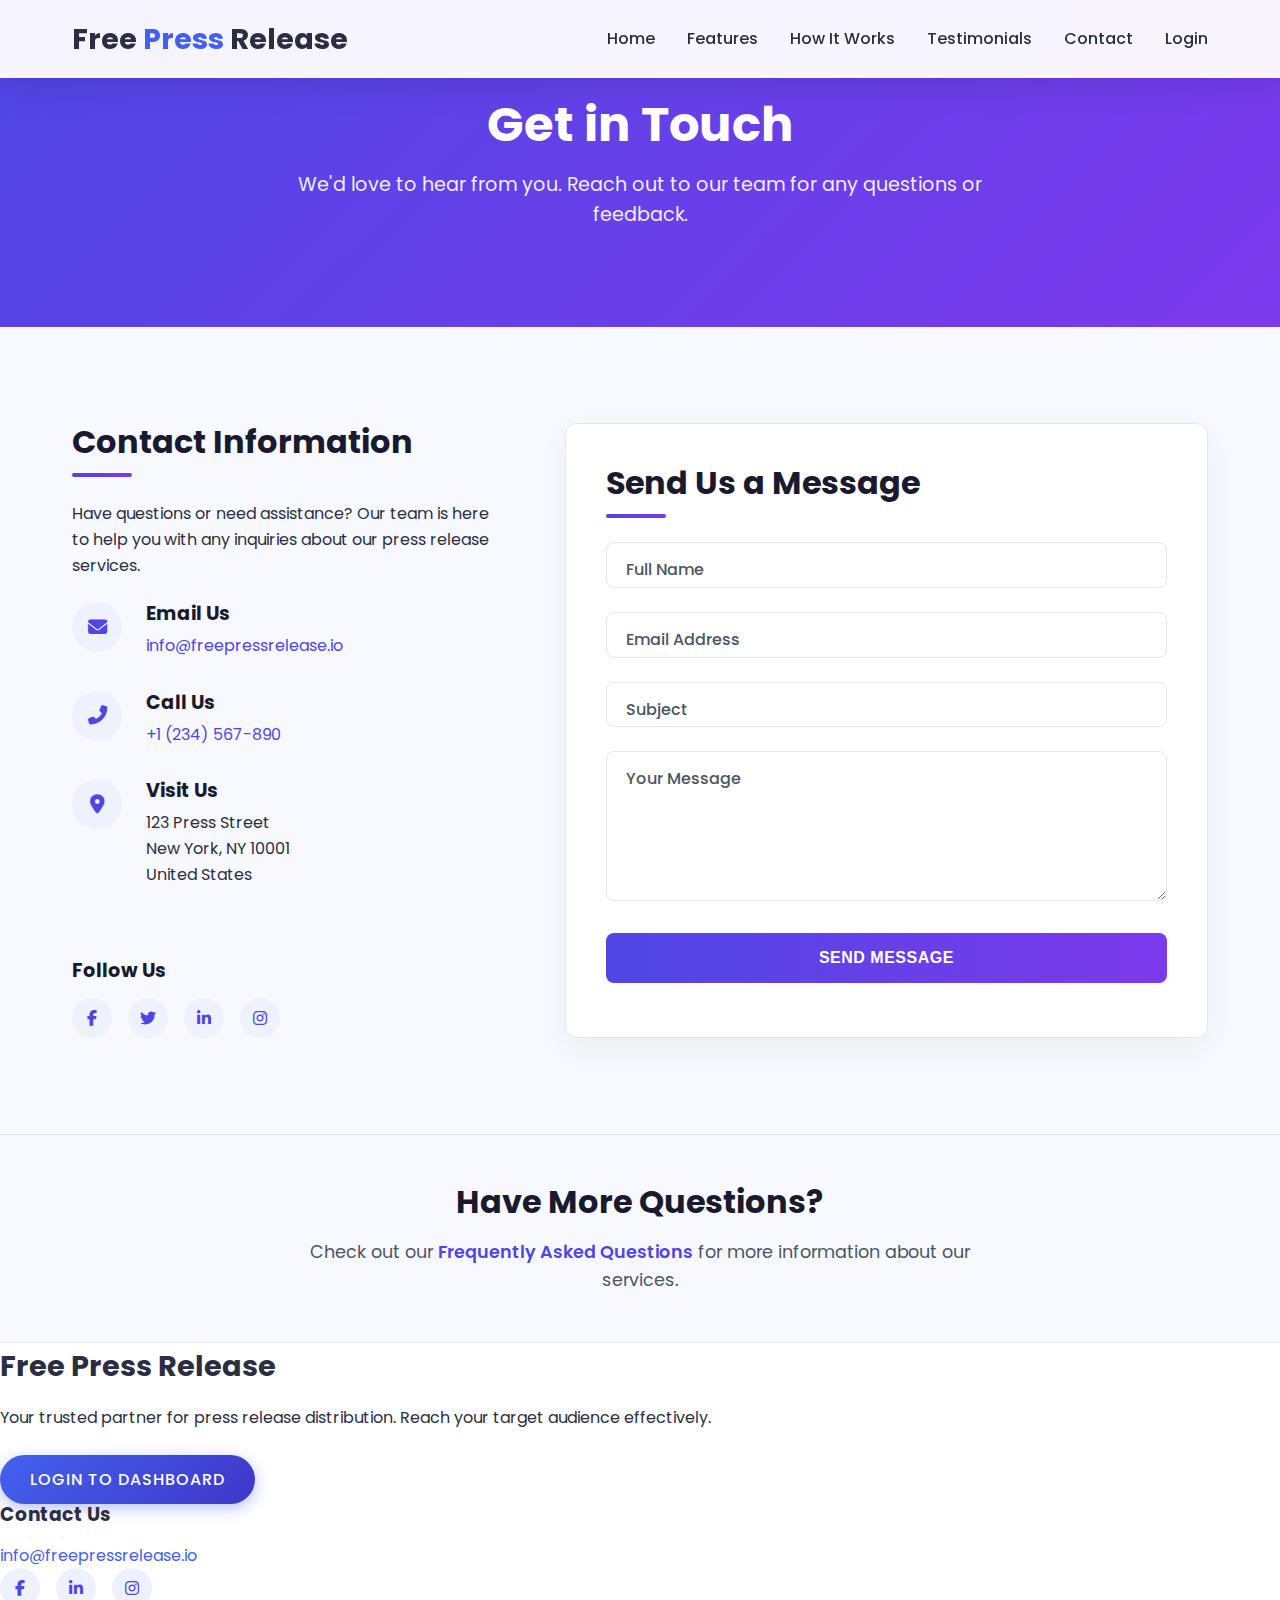
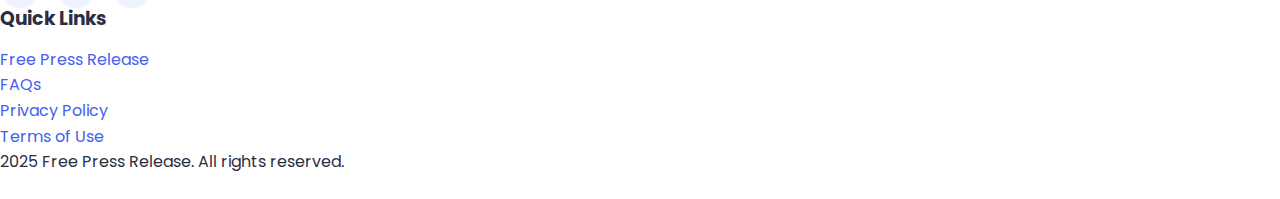
<file: contact.html>
<!DOCTYPE html>
<html lang="en">
<head>
    <meta charset="UTF-8">
    <meta name="viewport" content="width=device-width, initial-scale=1.0">
    <title>Contact Us - FreePressRelease.io</title>
    <link rel="stylesheet" href="css/style.css">
    <link rel="stylesheet" href="css/contact.css">
    <link rel="stylesheet" href="https://cdnjs.cloudflare.com/ajax/libs/font-awesome/6.4.0/css/all.min.css">
    <link href="https://fonts.googleapis.com/css2?family=Poppins:wght@300;400;500;600;700&display=swap" rel="stylesheet">
</head>
<body>
    <!-- Header -->
    <header class="header">
        <nav class="navbar">
            <div class="logo"><a href="index.html" style="color: inherit; text-decoration: none;">Free <span>Press </span>Release</a></div>
            <ul class="nav-links">
                <li><a href="index.html">Home</a></li>
                <li><a href="index.html#features">Features</a></li>
                <li><a href="index.html#easy-steps">How It Works</a></li>
                <li><a href="index.html#success-stories">Testimonials</a></li>
                <li><a href="contact.html" class="active">Contact</a></li>
                <li><a href="login.html" class="login-btn-header">Login</a></li>
            </ul>
            <div class="hamburger">
                <div class="line"></div>
                <div class="line"></div>
                <div class="line"></div>
            </div>
        </nav>
    </header>

    <!-- Contact Hero Section -->
    <section class="contact-hero">
        <div class="container">
            <h1>Get in Touch</h1>
            <p>We'd love to hear from you. Reach out to our team for any questions or feedback.</p>
        </div>
    </section>

    <!-- Contact Section -->
    <section class="contact-section">
        <div class="container">
            <div class="contact-grid">
                <div class="contact-info">
                    <h2>Contact Information</h2>
                    <p>Have questions or need assistance? Our team is here to help you with any inquiries about our press release services.</p>
                    
                    <div class="contact-method">
                        <div class="contact-icon">
                            <i class="fas fa-envelope"></i>
                        </div>
                        <div class="contact-details">
                            <h3>Email Us</h3>
                            <a href="mailto:info@freepressrelease.io">info@freepressrelease.io</a>
                        </div>
                    </div>
                    
                    <div class="contact-method">
                        <div class="contact-icon">
                            <i class="fas fa-phone-alt"></i>
                        </div>
                        <div class="contact-details">
                            <h3>Call Us</h3>
                            <a href="tel:+1234567890">+1 (234) 567-890</a>
                        </div>
                    </div>
                    
                    <div class="contact-method">
                        <div class="contact-icon">
                            <i class="fas fa-map-marker-alt"></i>
                        </div>
                        <div class="contact-details">
                            <h3>Visit Us</h3>
                            <p>123 Press Street<br>New York, NY 10001<br>United States</p>
                        </div>
                    </div>
                    
                    <div class="social-links">
                        <h3>Follow Us</h3>
                        <div class="social-icons">
                            <a href="https://facebook.com" target="_blank" rel="noopener noreferrer">
                                <i class="fab fa-facebook-f"></i>
                            </a>
                            <a href="https://x.com" target="_blank" rel="noopener noreferrer">
                                <i class="fab fa-twitter"></i>
                            </a>
                            <a href="https://linkedin.comink " target="_blank" rel="noopener noreferrer">
                                <i class="fab fa-linkedin-in"></i>
                            </a>
                            <a href="https://instagram.com" target="_blank" rel="noopener noreferrer">
                                <i class="fab fa-instagram"></i>
                            </a>
                        </div>
                    </div>
                </div>
                
                <div class="contact-form-container">
                    <h2>Send Us a Message</h2>
                    <form class="contact-form">
                        <div class="form-group">
                            <label for="name">Full Name</label>
                            <input type="text" id="name" name="name" required>
                        </div>
                        
                        <div class="form-group">
                            <label for="email">Email Address</label>
                            <input type="email" id="email" name="email" required>
                        </div>
                        
                        <div class="form-group">
                            <label for="subject">Subject</label>
                            <input type="text" id="subject" name="subject" required>
                        </div>
                        
                        <div class="form-group">
                            <label for="message">Your Message</label>
                            <textarea id="message" name="message" rows="5" required></textarea>
                        </div>
                        
                        <button type="submit" class="submit-btn">Send Message</button>
                    </form>
                </div>
            </div>
        </div>
    </section>

    <!-- FAQ CTA Section -->
    <section class="faq-cta">
        <div class="container">
            <h2>Have More Questions?</h2>
            <p>Check out our <a href="index.html#faq">Frequently Asked Questions</a> for more information about our services.</p>
        </div>
    </section>

    <!-- Footer -->
    <footer class="site-footer">
        <!-- First Row -->
        <div class="footer-row first-row">
            <!-- Left Column: Logo and Description -->
            <div class="footer-column logo-column">
                <div class="footer-logo" style="font-size: 1.8rem; font-weight: 700; margin-bottom: 1rem;">
                    <a href="index.html" style="color: inherit; text-decoration: none;">Free <span>Press </span>Release</a>
                </div>
                <p class="footer-description">Your trusted partner for press release distribution. Reach your target audience effectively.</p>
                <a href="https://my.freepressrelease.io/" target="_blank" class="btn btn-primary footer-login-btn">Login to Dashboard</a>
            </div>
            
            <!-- Right Column: Contact Info and Social Icons -->
            <div class="footer-column contact-column">
                <h3 class="footer-heading">Contact Us</h3>
                <a href="mailto:info@freepressrelease.io" class="footer-email">info@freepressrelease.io</a>
                <div class="social-icons">
                    <a href="https://facebook.com" target="_blank" rel="noopener noreferrer" aria-label="Facebook">
                        <i class="fab fa-facebook-f"></i>
                    </a>
                    <a href="https://linkedin.com" target="_blank" rel="noopener noreferrer" aria-label="LinkedIn">
                        <i class="fab fa-linkedin-in"></i>
                    </a>
                    <a href="https://instagram.com" target="_blank" rel="noopener noreferrer" aria-label="Instagram">
                        <i class="fab fa-instagram"></i>
                    </a>
                </div>
            </div>
        </div>
        
        <!-- Second Row: Quick Links and Copyright -->
        <div class="footer-row second-row">
            <div class="quick-links">
                <h3 class="footer-heading">Quick Links</h3>
                <ul class="footer-links">
                    <li><a href="http://freepressrelease.io/">Free Press Release</a></li>
                    <li><a href="index.html#faq">FAQs</a></li>
                    <li><a href="privacy-policy.html">Privacy Policy</a></li>
                    <li><a href="terms-of-use.html">Terms of Use</a></li>
                </ul>
            </div>
            <div class="copyright">
                <p> 2025 Free Press Release. All rights reserved.</p>
            </div>
        </div>
    </footer>

    <script src="js/main.js"></script>
</body>
</html>
</file>
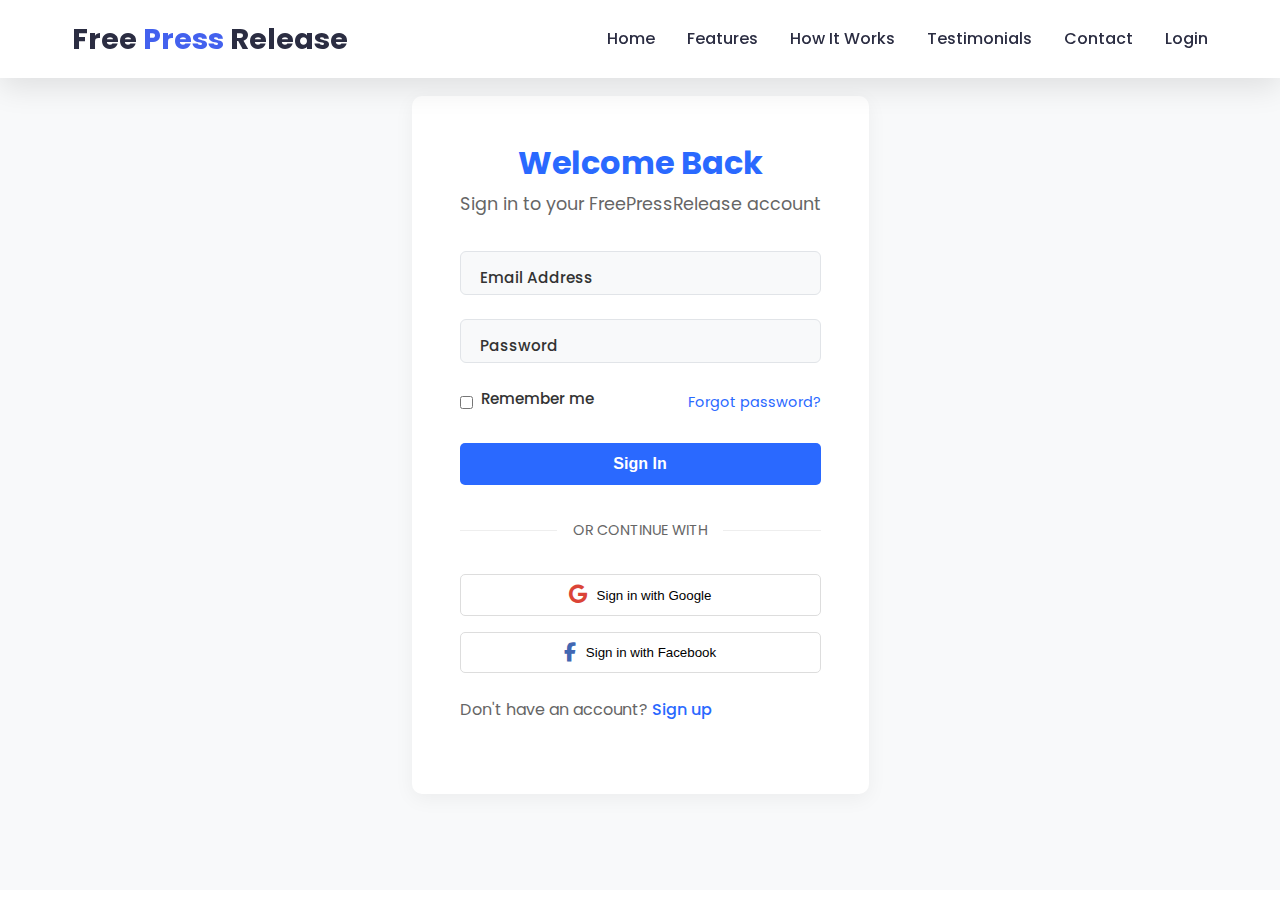
<file: login.html>
<!DOCTYPE html>
<html lang="en">
<head>
    <meta charset="UTF-8">
    <meta name="viewport" content="width=device-width, initial-scale=1.0">
    <title>Login - Free Press Release</title>
    <link href="https://fonts.googleapis.com/css2?family=Poppins:wght@300;400;500;600;700&display=swap" rel="stylesheet">
    <link rel="stylesheet" href="css/style.css">
    <link rel="stylesheet" href="https://cdnjs.cloudflare.com/ajax/libs/font-awesome/6.4.0/css/all.min.css">
    <style>
        .login-main {
            min-height: calc(100vh - 300px);
            display: flex;
            align-items: center;
            padding: 2rem 0;
            background-color: #f8f9fa;
        }
        
        .login-container {
            max-width: 500px;
            width: 100%;
            margin: 0 auto;
            padding: 3rem;
            background: #fff;
            border-radius: 10px;
            box-shadow: 0 5px 20px rgba(0, 0, 0, 0.05);
            text-align: left;
        }
        
        .login-header {
            margin-bottom: 2rem;
        }
        
        .login-header h1 {
            color: #2a69ff;
            margin-bottom: 0.5rem;
        }
        
        .login-header p {
            color: #666;
            margin-bottom: 2rem;
        }
        
        .login-form .form-group {
            margin-bottom: 1.5rem;
            text-align: left;
            width: 100%;
        }
        
        .login-form label {
            display: block;
            margin-bottom: 0.5rem;
            color: #333;
            font-weight: 500;
            font-size: 0.95rem;
        }
        
        .login-form input {
            width: 100%;
            padding: 12px 15px;
            border: 1px solid #e1e4e8;
            border-radius: 6px;
            font-size: 1rem;
            transition: all 0.3s ease;
            background-color: #f8f9fa;
        }
        
        .login-form input:focus {
            border-color: #2a69ff;
            outline: none;
            box-shadow: 0 0 0 3px rgba(42, 105, 255, 0.1);
        }
        
        .remember-forgot {
            display: flex;
            justify-content: space-between;
            align-items: center;
            margin-bottom: 1.5rem;
            font-size: 0.9rem;
        }
        
        .remember-me {
            display: flex;
            align-items: center;
        }
        
        .remember-me input {
            margin-right: 0.5rem;
            width: auto;
        }
        
        .forgot-password {
            color: #2a69ff;
            text-decoration: none;
        }
        
        .forgot-password:hover {
            text-decoration: underline;
        }
        
        .login-btn {
            width: 100%;
            padding: 12px;
            background: #2a69ff;
            color: white;
            border: none;
            border-radius: 5px;
            font-size: 1rem;
            font-weight: 600;
            cursor: pointer;
            transition: background-color 0.3s;
        }
        
        .login-btn:hover {
            background: #1a59ee;
        }
        
        .divider {
            margin: 2rem 0;
            text-align: center;
            position: relative;
        }
        
        .divider::before {
            content: "";
            position: absolute;
            top: 50%;
            left: 0;
            right: 0;
            height: 1px;
            background: #eee;
            z-index: 1;
        }
        
        .divider span {
            background: #fff;
            padding: 0 1rem;
            position: relative;
            z-index: 2;
            color: #666;
            font-size: 0.9rem;
        }
        
        .social-login {
            display: flex;
            flex-direction: column;
            gap: 1rem;
            margin-bottom: 1.5rem;
        }
        
        .social-btn {
            display: flex;
            align-items: center;
            justify-content: center;
            padding: 10px;
            border: 1px solid #ddd;
            border-radius: 5px;
            background: #fff;
            cursor: pointer;
            transition: all 0.3s;
        }
        
        .social-btn:hover {
            background: #f9f9f9;
            border-color: #ccc;
        }
        
        .social-btn i {
            margin-right: 10px;
            font-size: 1.2rem;
        }
        
        .google-btn i { color: #DB4437; }
        .facebook-btn i { color: #4267B2; }
        
        .signup-link {
            margin-top: 1.5rem;
            color: #666;
        }
        
        .signup-link a {
            color: #2a69ff;
            text-decoration: none;
            font-weight: 500;
        }
        
        .signup-link a:hover {
            text-decoration: underline;
        }
        
        @media (max-width: 576px) {
            .login-container {
                margin: 2rem 1rem;
                padding: 1.5rem;
            }
            
            .remember-forgot {
                flex-direction: column;
                align-items: flex-start;
                gap: 1rem;
            }
        }
    </style>
</head>
<body>
    <!-- Preloader -->
    <div class="preloader">
        <div class="loader"></div>
    </div>

    <!-- Header -->
    <header class="header">
        <nav class="navbar">
            <div class="logo">Free <span>Press </span>Release</div>
            <ul class="nav-links">
                <li><a href="index.html#home">Home</a></li>
                <li><a href="index.html#features">Features</a></li>
                <li><a href="index.html#easy-steps">How It Works</a></li>
                <li><a href="index.html#success-stories">Testimonials</a></li>
                <li><a href="contact.html">Contact</a></li>
            <li><a href="login.html" class="login-btn-header">Login</a></li>
            </ul>
            <div class="hamburger">
                <div class="line"></div>
                <div class="line"></div>
                <div class="line"></div>
            </div>
        </nav>
    </header>

    <!-- Login Form -->
    <main class="login-main">
        <div class="container" style="max-width: 1200px; margin: 0 auto; padding: 2rem 1rem;">
            <div class="login-container" style="background: #fff; border-radius: 10px; box-shadow: 0 5px 20px rgba(0, 0, 0, 0.05); padding: 3rem; max-width: 500px; margin: 2rem auto;">
                <div class="login-header" style="text-align: center; margin-bottom: 2rem;">
                    <h1 style="color: #2a69ff; font-size: 2rem; margin-bottom: 0.5rem;">Welcome Back</h1>
                    <p style="color: #666; font-size: 1.1rem;">Sign in to your FreePressRelease account</p>
                </div>
            
            <form class="login-form" id="loginForm">
                <div class="form-group">
                    <label for="email">Email Address</label>
                    <input type="email" id="email" name="email" placeholder="Enter your email" required>
                </div>
                
                <div class="form-group">
                    <label for="password">Password</label>
                    <input type="password" id="password" name="password" placeholder="Enter your password" required>
                </div>
                
                <div class="remember-forgot">
                    <div class="remember-me">
                        <input type="checkbox" id="remember" name="remember">
                        <label for="remember">Remember me</label>
                    </div>
                    <a href="forgot-password.html" class="forgot-password">Forgot password?</a>
                </div>
                
                <button type="submit" class="login-btn">Sign In</button>
                
                <div class="divider">
                    <span>OR CONTINUE WITH</span>
                </div>
                
                <div class="social-login">
                    <button type="button" class="social-btn google-btn">
                        <i class="fab fa-google"></i>
                        Sign in with Google
                    </button>
                    <button type="button" class="social-btn facebook-btn">
                        <i class="fab fa-facebook-f"></i>
                        Sign in with Facebook
                    </button>
                </div>
                
                <p class="signup-link">
                    Don't have an account? <a href="signup.html">Sign up</a>
                </p>
            </form>
        </div>
    </main>



    <script src="js/main.js"></script>
    <script>
        // Form submission
        document.getElementById('loginForm').addEventListener('submit', function(e) {
            e.preventDefault();
            // Add your login logic here
            const email = document.getElementById('email').value;
            const password = document.getElementById('password').value;
            
            // Example validation
            if (email && password) {
                // Simulate login (replace with actual API call)
                console.log('Login attempt with:', email);
                // Redirect to dashboard or show success message
                // window.location.href = 'dashboard.html';
            }
        });
        
        // Social login handlers
        document.querySelector('.google-btn').addEventListener('click', function() {
            console.log('Google login clicked');
            // Add Google OAuth logic here
        });
        
        document.querySelector('.facebook-btn').addEventListener('click', function() {
            console.log('Facebook login clicked');
            // Add Facebook OAuth logic here
        });
    </script>
</body>
</html>
</file>
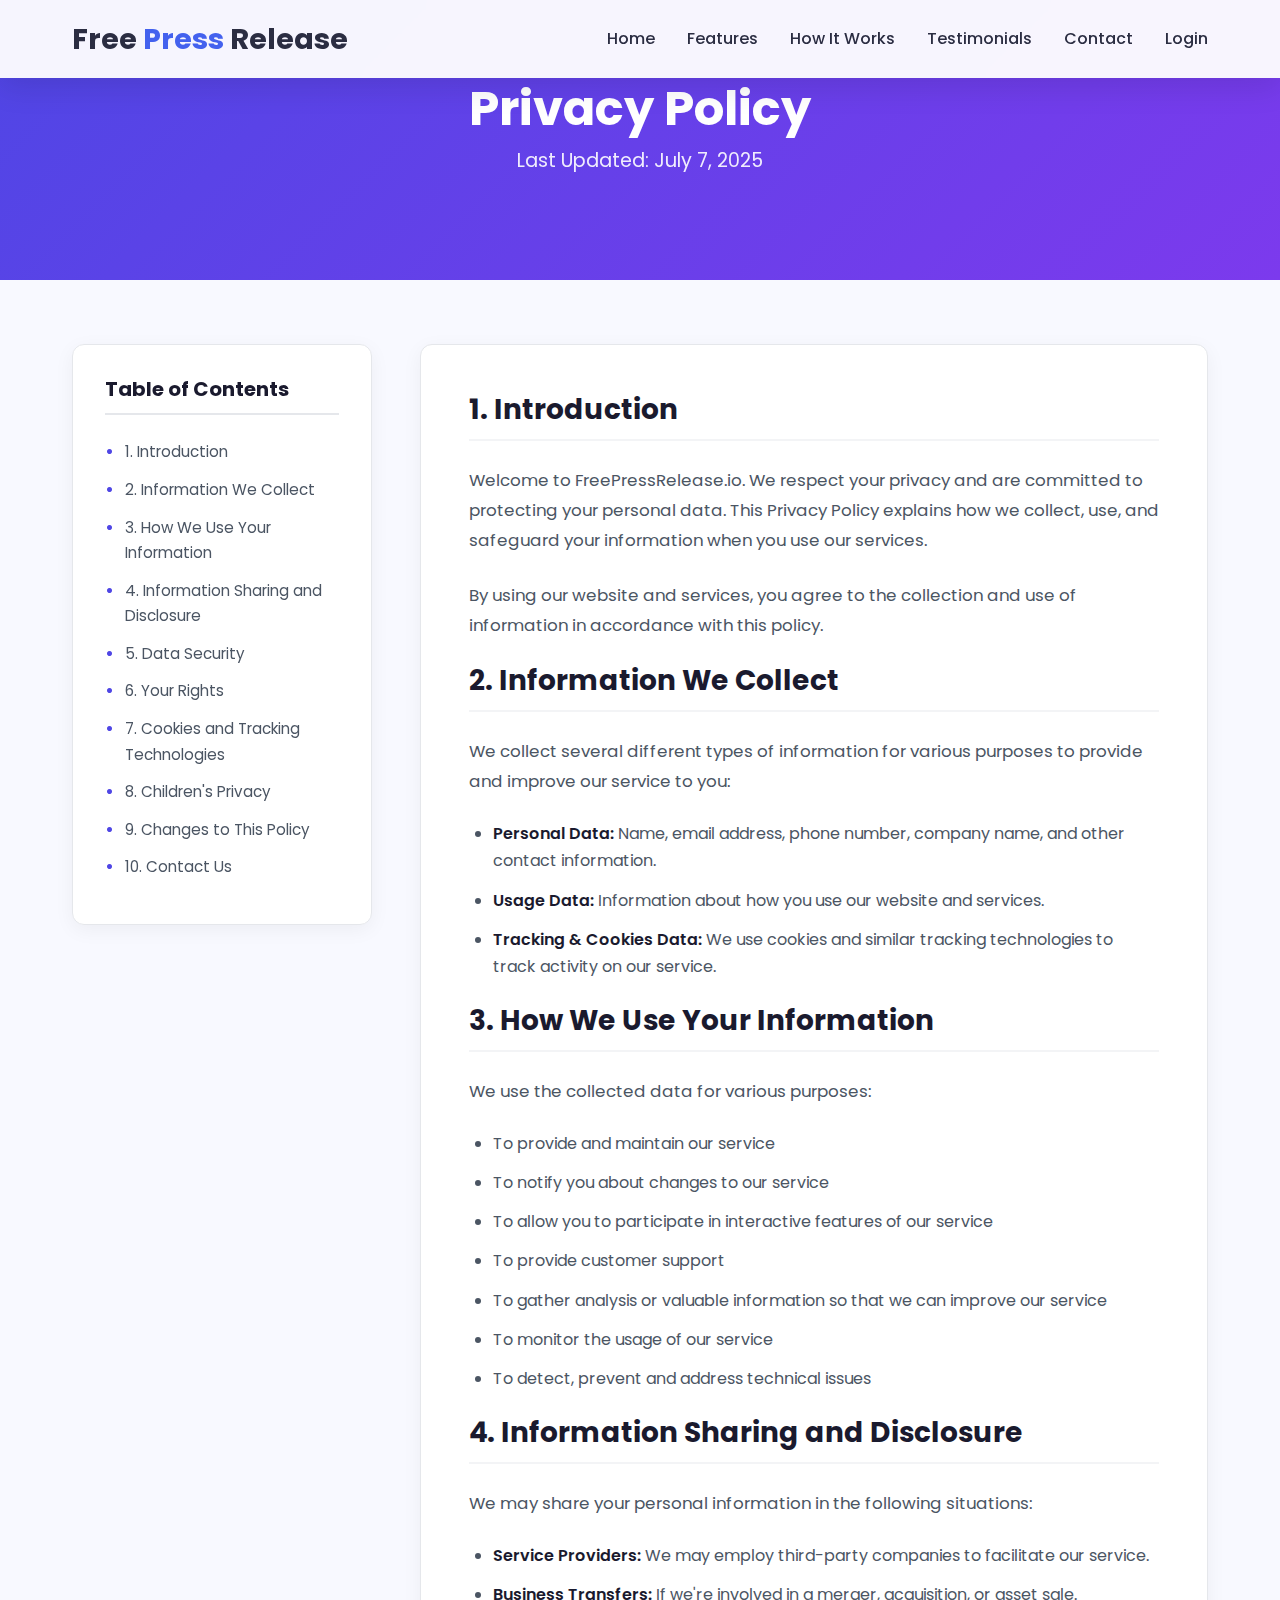
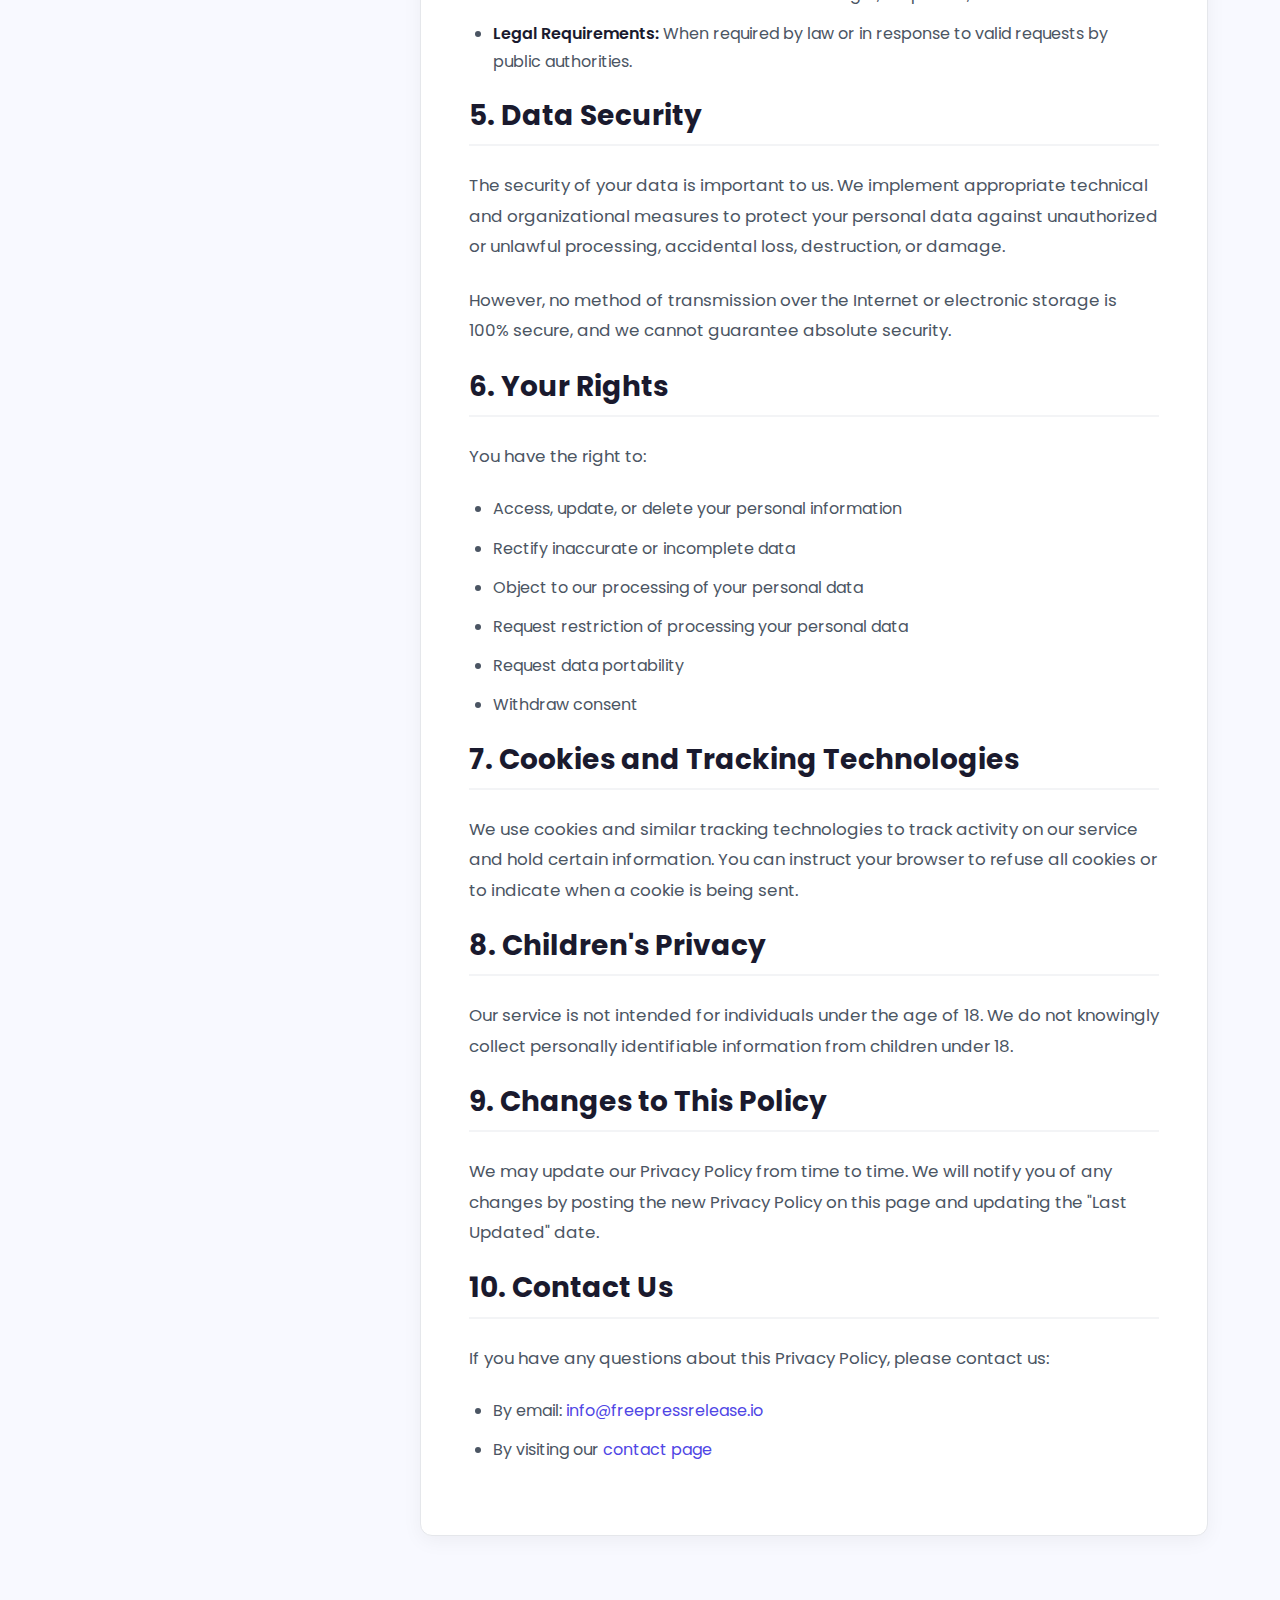
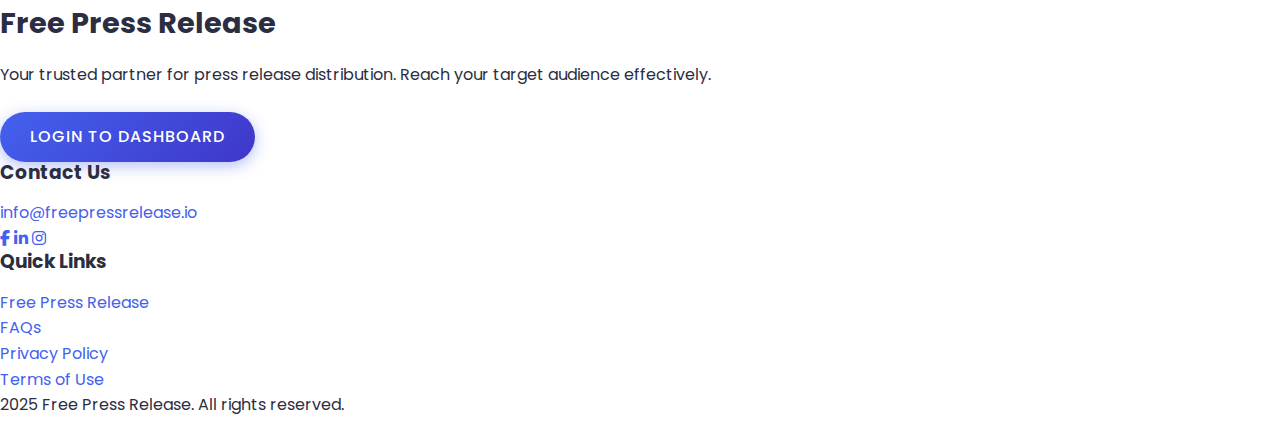
<file: privacy-policy.html>
<!DOCTYPE html>
<html lang="en">
<head>
    <meta charset="UTF-8">
    <meta name="viewport" content="width=device-width, initial-scale=1.0">
    <title>Privacy Policy - FreePressRelease.io</title>
    <link rel="stylesheet" href="css/style.css">
    <link rel="stylesheet" href="css/policy.css">
    <link rel="stylesheet" href="https://cdnjs.cloudflare.com/ajax/libs/font-awesome/6.4.0/css/all.min.css">
    <link href="https://fonts.googleapis.com/css2?family=Poppins:wght@300;400;500;600;700&display=swap" rel="stylesheet">
</head>
<body>
    <!-- Header -->
    <header class="header">
        <nav class="navbar">
            <div class="logo"><a href="index.html" style="color: inherit; text-decoration: none;">Free <span>Press </span>Release</a></div>
            <ul class="nav-links">
                <li><a href="index.html">Home</a></li>
                <li><a href="index.html#features">Features</a></li>
                <li><a href="index.html#easy-steps">How It Works</a></li>
                <li><a href="index.html#success-stories">Testimonials</a></li>
                <li><a href="contact.html">Contact</a></li>
            <li><a href="login.html" class="login-btn-header">Login</a></li>
            </ul>
            <div class="hamburger">
                <div class="line"></div>
                <div class="line"></div>
                <div class="line"></div>
            </div>
        </nav>
    </header>

    <!-- Privacy Policy Hero -->
    <section class="policy-hero">
        <div class="container">
            <h1>Privacy Policy</h1>
            <p>Last Updated: July 7, 2025</p>
        </div>
    </section>

    <!-- Policy Content -->
    <section class="policy-content">
        <div class="container">
            <div class="policy-container">
                <div class="toc">
                    <h3>Table of Contents</h3>
                    <ul>
                        <li><a href="#introduction">1. Introduction</a></li>
                        <li><a href="#information-we-collect">2. Information We Collect</a></li>
                        <li><a href="#how-we-use-information">3. How We Use Your Information</a></li>
                        <li><a href="#information-sharing">4. Information Sharing and Disclosure</a></li>
                        <li><a href="#data-security">5. Data Security</a></li>
                        <li><a href="#your-rights">6. Your Rights</a></li>
                        <li><a href="#cookies">7. Cookies and Tracking Technologies</a></li>
                        <li><a href="#children">8. Children's Privacy</a></li>
                        <li><a href="#changes">9. Changes to This Policy</a></li>
                        <li><a href="#contact">10. Contact Us</a></li>
                    </ul>
                </div>

                <div class="policy-text">
                    <section id="introduction">
                        <h2>1. Introduction</h2>
                        <p>Welcome to FreePressRelease.io. We respect your privacy and are committed to protecting your personal data. This Privacy Policy explains how we collect, use, and safeguard your information when you use our services.</p>
                        <p>By using our website and services, you agree to the collection and use of information in accordance with this policy.</p>
                    </section>

                    <section id="information-we-collect">
                        <h2>2. Information We Collect</h2>
                        <p>We collect several different types of information for various purposes to provide and improve our service to you:</p>
                        <ul>
                            <li><strong>Personal Data:</strong> Name, email address, phone number, company name, and other contact information.</li>
                            <li><strong>Usage Data:</strong> Information about how you use our website and services.</li>
                            <li><strong>Tracking & Cookies Data:</strong> We use cookies and similar tracking technologies to track activity on our service.</li>
                        </ul>
                    </section>

                    <section id="how-we-use-information">
                        <h2>3. How We Use Your Information</h2>
                        <p>We use the collected data for various purposes:</p>
                        <ul>
                            <li>To provide and maintain our service</li>
                            <li>To notify you about changes to our service</li>
                            <li>To allow you to participate in interactive features of our service</li>
                            <li>To provide customer support</li>
                            <li>To gather analysis or valuable information so that we can improve our service</li>
                            <li>To monitor the usage of our service</li>
                            <li>To detect, prevent and address technical issues</li>
                        </ul>
                    </section>

                    <section id="information-sharing">
                        <h2>4. Information Sharing and Disclosure</h2>
                        <p>We may share your personal information in the following situations:</p>
                        <ul>
                            <li><strong>Service Providers:</strong> We may employ third-party companies to facilitate our service.</li>
                            <li><strong>Business Transfers:</strong> If we're involved in a merger, acquisition, or asset sale.</li>
                            <li><strong>Legal Requirements:</strong> When required by law or in response to valid requests by public authorities.</li>
                        </ul>
                    </section>

                    <section id="data-security">
                        <h2>5. Data Security</h2>
                        <p>The security of your data is important to us. We implement appropriate technical and organizational measures to protect your personal data against unauthorized or unlawful processing, accidental loss, destruction, or damage.</p>
                        <p>However, no method of transmission over the Internet or electronic storage is 100% secure, and we cannot guarantee absolute security.</p>
                    </section>

                    <section id="your-rights">
                        <h2>6. Your Rights</h2>
                        <p>You have the right to:</p>
                        <ul>
                            <li>Access, update, or delete your personal information</li>
                            <li>Rectify inaccurate or incomplete data</li>
                            <li>Object to our processing of your personal data</li>
                            <li>Request restriction of processing your personal data</li>
                            <li>Request data portability</li>
                            <li>Withdraw consent</li>
                        </ul>
                    </section>

                    <section id="cookies">
                        <h2>7. Cookies and Tracking Technologies</h2>
                        <p>We use cookies and similar tracking technologies to track activity on our service and hold certain information. You can instruct your browser to refuse all cookies or to indicate when a cookie is being sent.</p>
                    </section>

                    <section id="children">
                        <h2>8. Children's Privacy</h2>
                        <p>Our service is not intended for individuals under the age of 18. We do not knowingly collect personally identifiable information from children under 18.</p>
                    </section>

                    <section id="changes">
                        <h2>9. Changes to This Policy</h2>
                        <p>We may update our Privacy Policy from time to time. We will notify you of any changes by posting the new Privacy Policy on this page and updating the "Last Updated" date.</p>
                    </section>

                    <section id="contact">
                        <h2>10. Contact Us</h2>
                        <p>If you have any questions about this Privacy Policy, please contact us:</p>
                        <ul>
                            <li>By email: <a href="mailto:info@freepressrelease.io">info@freepressrelease.io</a></li>
                            <li>By visiting our <a href="contact.html">contact page</a></li>
                        </ul>
                    </section>
                </div>
            </div>
        </div>
    </section>

    <!-- Footer -->
    <footer class="site-footer">
        <!-- First Row -->
        <div class="footer-row first-row">
            <!-- Left Column: Logo and Description -->
            <div class="footer-column logo-column">
                <div class="footer-logo" style="font-size: 1.8rem; font-weight: 700; margin-bottom: 1rem;">
                    <a href="index.html" style="color: inherit; text-decoration: none;">Free <span>Press </span>Release</a>
                </div>
                <p class="footer-description">Your trusted partner for press release distribution. Reach your target audience effectively.</p>
                <a href="https://my.freepressrelease.io/" target="_blank" class="btn btn-primary footer-login-btn">Login to Dashboard</a>
            </div>
            
            <!-- Right Column: Contact Info and Social Icons -->
            <div class="footer-column contact-column">
                <h3 class="footer-heading">Contact Us</h3>
                <a href="mailto:info@freepressrelease.io" class="footer-email">info@freepressrelease.io</a>
                <div class="social-icons">
                    <a href="https://facebook.com" target="_blank" rel="noopener noreferrer" aria-label="Facebook">
                        <i class="fab fa-facebook-f"></i>
                    </a>
                    <a href="https://linkedin.com" target="_blank" rel="noopener noreferrer" aria-label="LinkedIn">
                        <i class="fab fa-linkedin-in"></i>
                    </a>
                    <a href="https://instagram.com" target="_blank" rel="noopener noreferrer" aria-label="Instagram">
                        <i class="fab fa-instagram"></i>
                    </a>
                </div>
            </div>
        </div>
        
        <!-- Second Row: Quick Links and Copyright -->
        <div class="footer-row second-row">
            <div class="quick-links">
                <h3 class="footer-heading">Quick Links</h3>
                <ul class="footer-links">
                    <li><a href="http://freepressrelease.io/">Free Press Release</a></li>
                    <li><a href="index.html#faq">FAQs</a></li>
                    <li><a href="privacy-policy.html">Privacy Policy</a></li>
                    <li><a href="terms-of-use.html">Terms of Use</a></li>
                </ul>
            </div>
            <div class="copyright">
                <p> 2025 Free Press Release. All rights reserved.</p>
            </div>
        </div>
    </footer>

    <script src="js/main.js"></script>
</body>
</html>
</file>
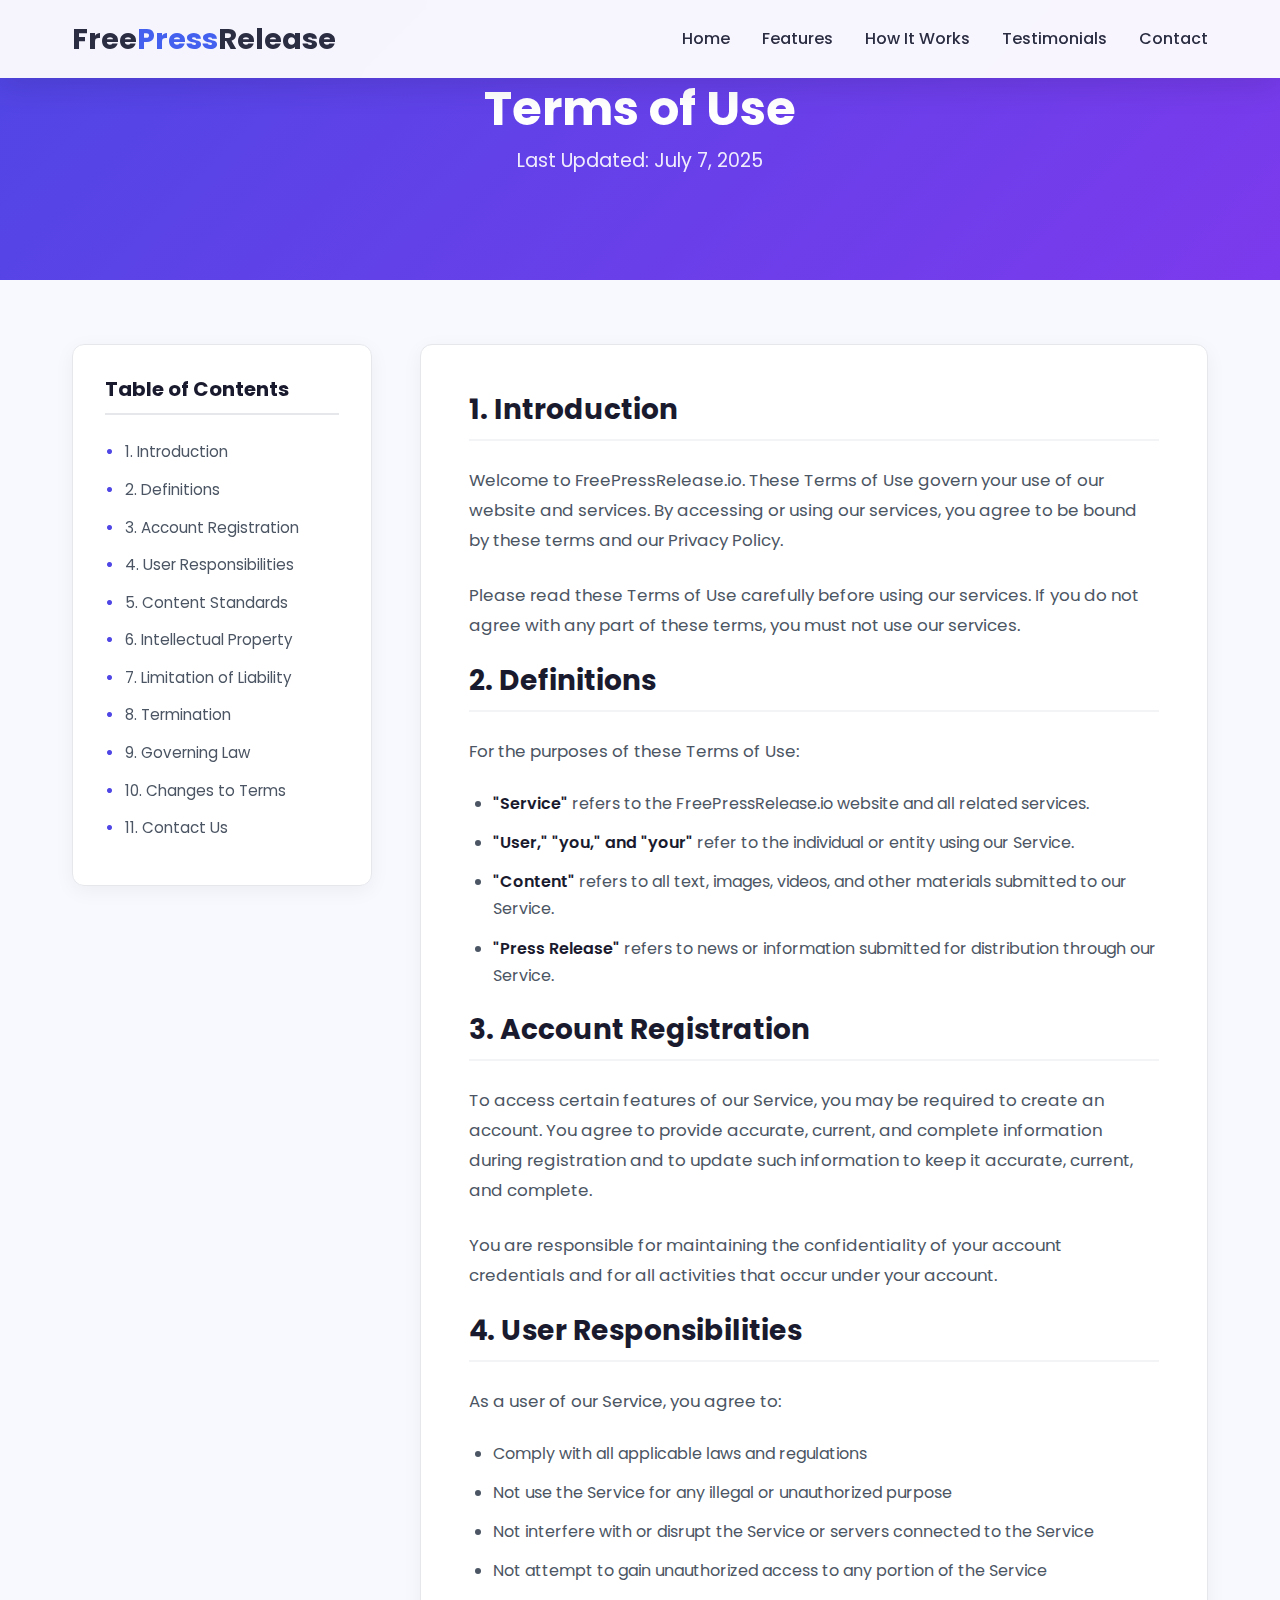
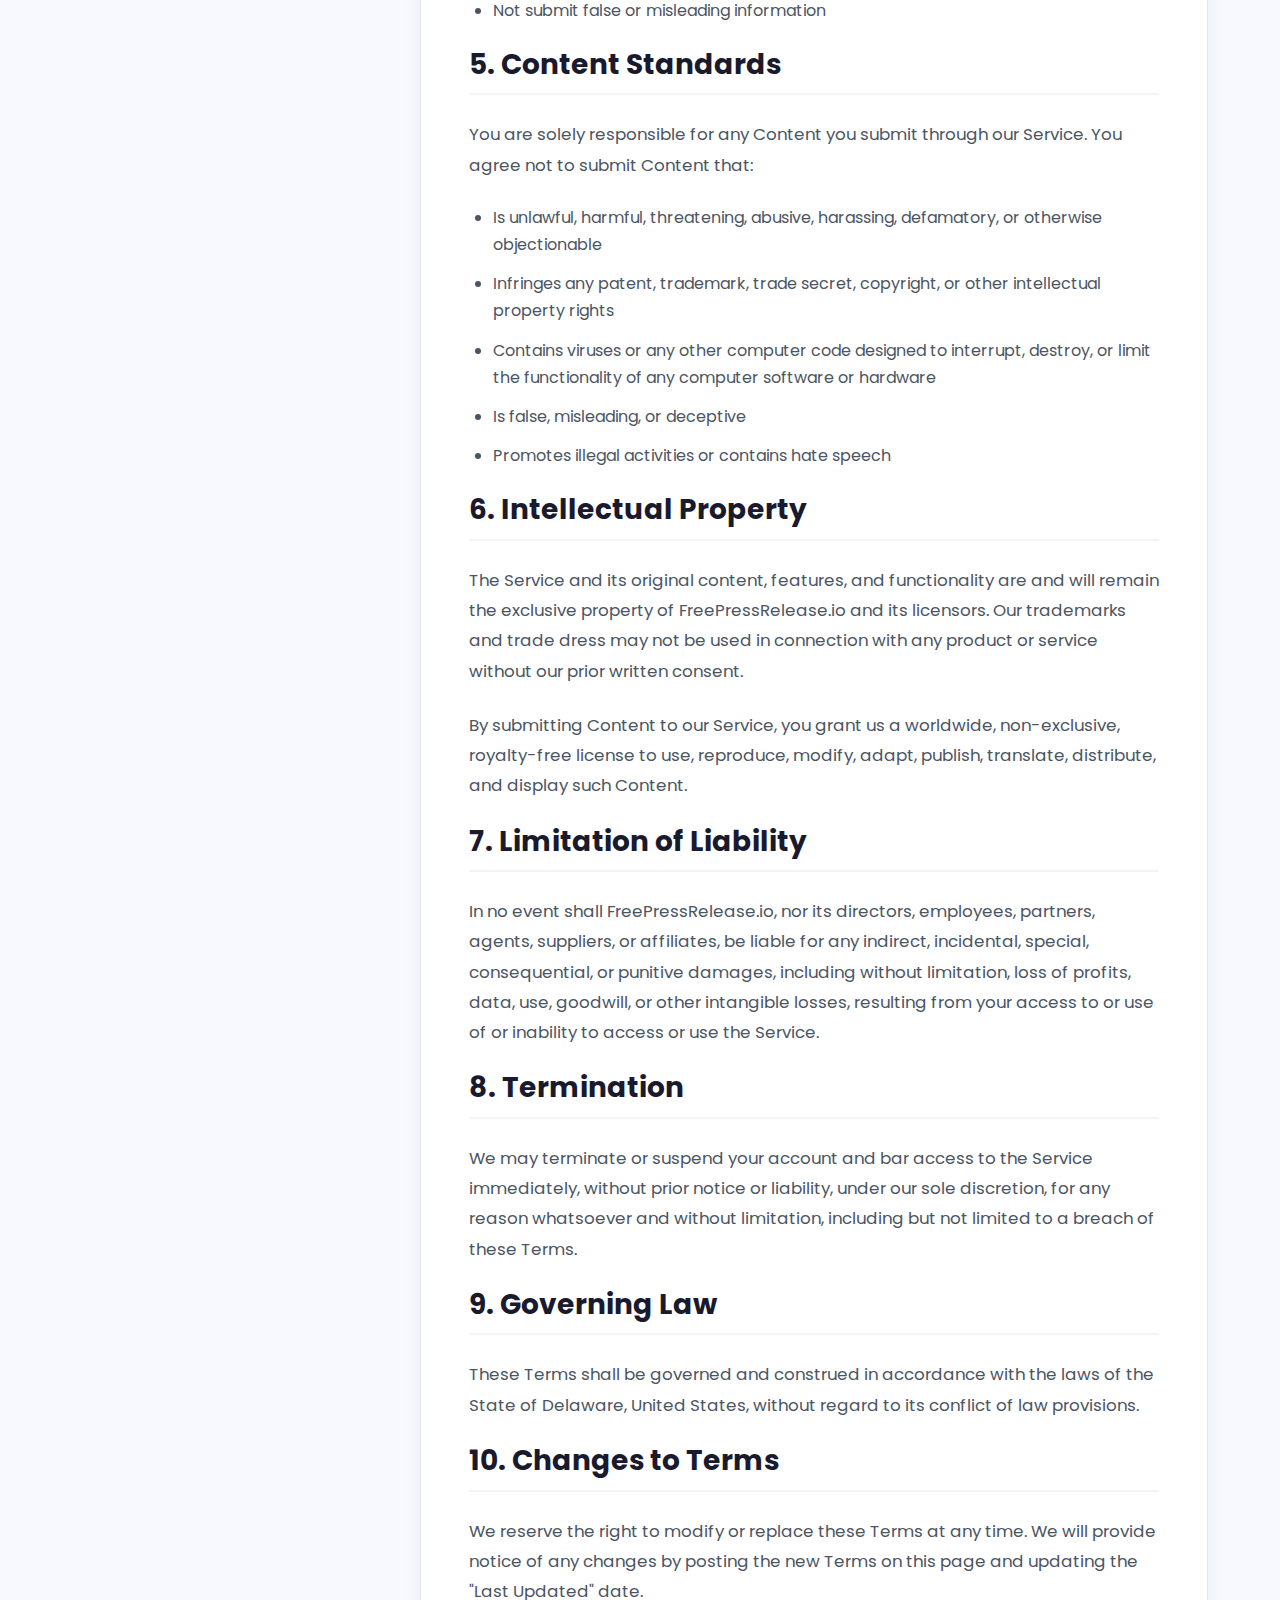
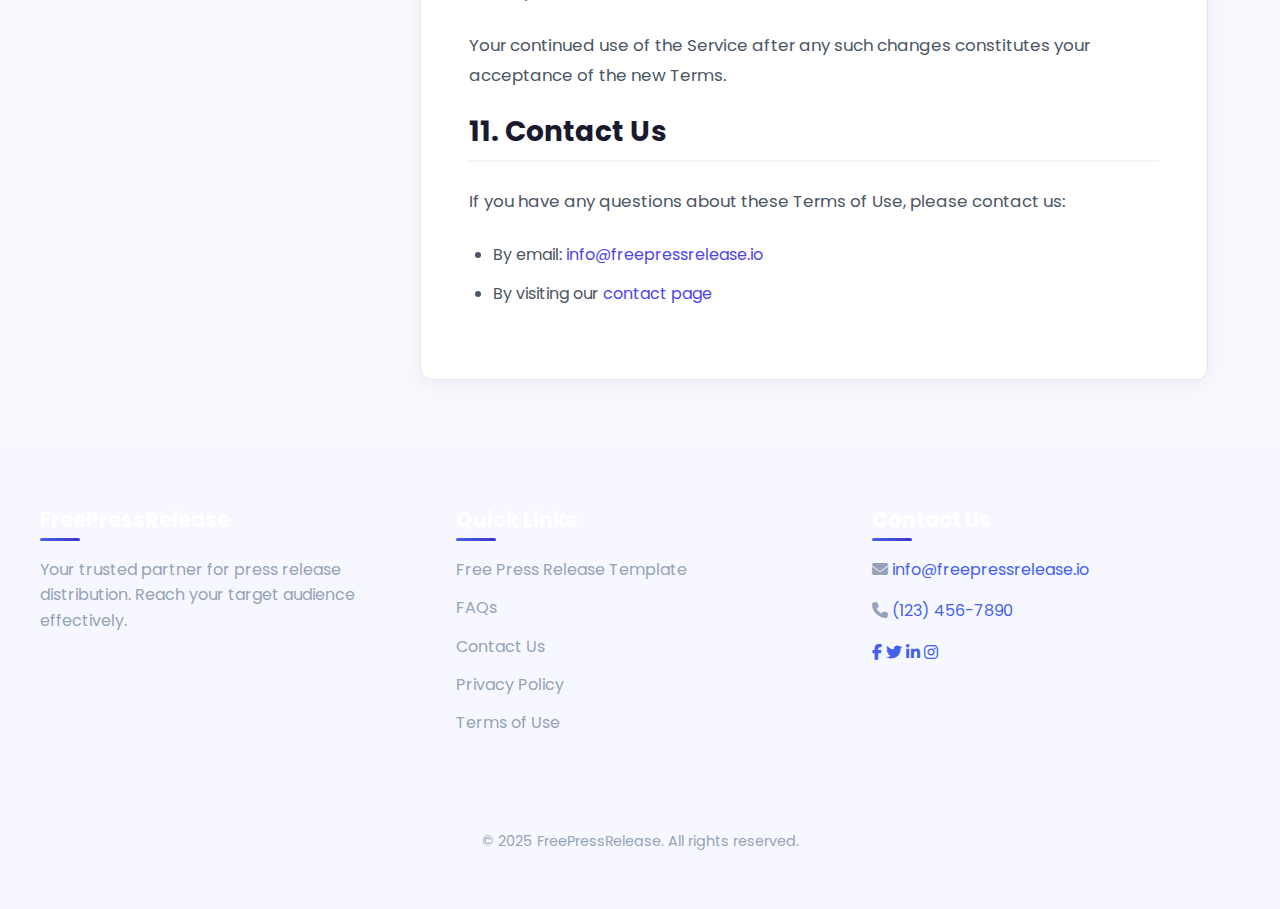
<file: terms-of-use.html>
<!DOCTYPE html>
<html lang="en">
<head>
    <meta charset="UTF-8">
    <meta name="viewport" content="width=device-width, initial-scale=1.0">
    <title>Terms of Use - FreePressRelease.io</title>
    <link rel="stylesheet" href="css/style.css">
    <link rel="stylesheet" href="css/policy.css">
    <link rel="stylesheet" href="https://cdnjs.cloudflare.com/ajax/libs/font-awesome/6.4.0/css/all.min.css">
    <link href="https://fonts.googleapis.com/css2?family=Poppins:wght@300;400;500;600;700&display=swap" rel="stylesheet">
</head>
<body>
    <!-- Header -->
    <header class="header">
        <nav class="navbar">
            <div class="logo">Free<span>Press</span>Release</div>
            <ul class="nav-links">
                <li><a href="index.html">Home</a></li>
                <li><a href="index.html#features">Features</a></li>
                <li><a href="index.html#easy-steps">How It Works</a></li>
                <li><a href="index.html#success-stories">Testimonials</a></li>
                <li><a href="contact.html">Contact</a></li>
            </ul>
            <div class="hamburger">
                <div class="line"></div>
                <div class="line"></div>
                <div class="line"></div>
            </div>
        </nav>
    </header>

    <!-- Terms of Use Hero -->
    <section class="policy-hero">
        <div class="container">
            <h1>Terms of Use</h1>
            <p>Last Updated: July 7, 2025</p>
        </div>
    </section>

    <!-- Terms Content -->
    <section class="policy-content">
        <div class="container">
            <div class="policy-container">
                <div class="toc">
                    <h3>Table of Contents</h3>
                    <ul>
                        <li><a href="#introduction">1. Introduction</a></li>
                        <li><a href="#definitions">2. Definitions</a></li>
                        <li><a href="#account-registration">3. Account Registration</a></li>
                        <li><a href="#user-responsibilities">4. User Responsibilities</a></li>
                        <li><a href="#content-standards">5. Content Standards</a></li>
                        <li><a href="#intellectual-property">6. Intellectual Property</a></li>
                        <li><a href="#limitation-of-liability">7. Limitation of Liability</a></li>
                        <li><a href="#termination">8. Termination</a></li>
                        <li><a href="#governing-law">9. Governing Law</a></li>
                        <li><a href="#changes-to-terms">10. Changes to Terms</a></li>
                        <li><a href="#contact">11. Contact Us</a></li>
                    </ul>
                </div>

                <div class="policy-text">
                    <section id="introduction">
                        <h2>1. Introduction</h2>
                        <p>Welcome to FreePressRelease.io. These Terms of Use govern your use of our website and services. By accessing or using our services, you agree to be bound by these terms and our Privacy Policy.</p>
                        <p>Please read these Terms of Use carefully before using our services. If you do not agree with any part of these terms, you must not use our services.</p>
                    </section>

                    <section id="definitions">
                        <h2>2. Definitions</h2>
                        <p>For the purposes of these Terms of Use:</p>
                        <ul>
                            <li><strong>"Service"</strong> refers to the FreePressRelease.io website and all related services.</li>
                            <li><strong>"User," "you," and "your"</strong> refer to the individual or entity using our Service.</li>
                            <li><strong>"Content"</strong> refers to all text, images, videos, and other materials submitted to our Service.</li>
                            <li><strong>"Press Release"</strong> refers to news or information submitted for distribution through our Service.</li>
                        </ul>
                    </section>

                    <section id="account-registration">
                        <h2>3. Account Registration</h2>
                        <p>To access certain features of our Service, you may be required to create an account. You agree to provide accurate, current, and complete information during registration and to update such information to keep it accurate, current, and complete.</p>
                        <p>You are responsible for maintaining the confidentiality of your account credentials and for all activities that occur under your account.</p>
                    </section>

                    <section id="user-responsibilities">
                        <h2>4. User Responsibilities</h2>
                        <p>As a user of our Service, you agree to:</p>
                        <ul>
                            <li>Comply with all applicable laws and regulations</li>
                            <li>Not use the Service for any illegal or unauthorized purpose</li>
                            <li>Not interfere with or disrupt the Service or servers connected to the Service</li>
                            <li>Not attempt to gain unauthorized access to any portion of the Service</li>
                            <li>Not submit false or misleading information</li>
                        </ul>
                    </section>

                    <section id="content-standards">
                        <h2>5. Content Standards</h2>
                        <p>You are solely responsible for any Content you submit through our Service. You agree not to submit Content that:</p>
                        <ul>
                            <li>Is unlawful, harmful, threatening, abusive, harassing, defamatory, or otherwise objectionable</li>
                            <li>Infringes any patent, trademark, trade secret, copyright, or other intellectual property rights</li>
                            <li>Contains viruses or any other computer code designed to interrupt, destroy, or limit the functionality of any computer software or hardware</li>
                            <li>Is false, misleading, or deceptive</li>
                            <li>Promotes illegal activities or contains hate speech</li>
                        </ul>
                    </section>

                    <section id="intellectual-property">
                        <h2>6. Intellectual Property</h2>
                        <p>The Service and its original content, features, and functionality are and will remain the exclusive property of FreePressRelease.io and its licensors. Our trademarks and trade dress may not be used in connection with any product or service without our prior written consent.</p>
                        <p>By submitting Content to our Service, you grant us a worldwide, non-exclusive, royalty-free license to use, reproduce, modify, adapt, publish, translate, distribute, and display such Content.</p>
                    </section>

                    <section id="limitation-of-liability">
                        <h2>7. Limitation of Liability</h2>
                        <p>In no event shall FreePressRelease.io, nor its directors, employees, partners, agents, suppliers, or affiliates, be liable for any indirect, incidental, special, consequential, or punitive damages, including without limitation, loss of profits, data, use, goodwill, or other intangible losses, resulting from your access to or use of or inability to access or use the Service.</p>
                    </section>

                    <section id="termination">
                        <h2>8. Termination</h2>
                        <p>We may terminate or suspend your account and bar access to the Service immediately, without prior notice or liability, under our sole discretion, for any reason whatsoever and without limitation, including but not limited to a breach of these Terms.</p>
                    </section>

                    <section id="governing-law">
                        <h2>9. Governing Law</h2>
                        <p>These Terms shall be governed and construed in accordance with the laws of the State of Delaware, United States, without regard to its conflict of law provisions.</p>
                    </section>

                    <section id="changes-to-terms">
                        <h2>10. Changes to Terms</h2>
                        <p>We reserve the right to modify or replace these Terms at any time. We will provide notice of any changes by posting the new Terms on this page and updating the "Last Updated" date.</p>
                        <p>Your continued use of the Service after any such changes constitutes your acceptance of the new Terms.</p>
                    </section>

                    <section id="contact">
                        <h2>11. Contact Us</h2>
                        <p>If you have any questions about these Terms of Use, please contact us:</p>
                        <ul>
                            <li>By email: <a href="mailto:info@freepressrelease.io">info@freepressrelease.io</a></li>
                            <li>By visiting our <a href="contact.html">contact page</a></li>
                        </ul>
                    </section>
                </div>
            </div>
        </div>
    </section>

    <!-- Footer -->
    <footer class="footer">
        <div class="footer-content">
            <div class="footer-section">
                <h3>FreePressRelease</h3>
                <p>Your trusted partner for press release distribution. Reach your target audience effectively.</p>
            </div>
            <div class="footer-section">
                <h3>Quick Links</h3>
                <ul>
                    <li><a href="http://freepressrelease.io/" target="_blank">Free Press Release Template</a></li>
                    <li><a href="index.html#faq">FAQs</a></li>
                    <li><a href="contact.html">Contact Us</a></li>
                    <li><a href="privacy-policy.html">Privacy Policy</a></li>
                    <li><a href="terms-of-use.html">Terms of Use</a></li>
                </ul>
            </div>
            <div class="footer-section">
                <h3>Contact Us</h3>
                <p><i class="fas fa-envelope"></i> <a href="mailto:info@freepressrelease.io">info@freepressrelease.io</a></p>
                <p><i class="fas fa-phone"></i> <a href="tel:+1234567890">(123) 456-7890</a></p>
                <div class="social-links">
                    <a href="https://facebook.com/freepressrelease" target="_blank" rel="noopener noreferrer" aria-label="Facebook"><i class="fab fa-facebook-f"></i></a>
                    <a href="https://twitter.com/freepressrelease" target="_blank" rel="noopener noreferrer" aria-label="Twitter"><i class="fab fa-twitter"></i></a>
                    <a href="https://linkedin.com/company/freepressrelease" target="_blank" rel="noopener noreferrer" aria-label="LinkedIn"><i class="fab fa-linkedin-in"></i></a>
                    <a href="https://instagram.com/freepressrelease" target="_blank" rel="noopener noreferrer" aria-label="Instagram"><i class="fab fa-instagram"></i></a>
                </div>
            </div>
        </div>
        <div class="footer-bottom">
            <p>&copy; 2025 FreePressRelease. All rights reserved.</p>
        </div>
    </footer>

    <script src="js/main.js"></script>
</body>
</html>
</file>
<file: css/style.css>
/* Base Styles & Variables */
:root {
    --primary-color: #4361ee;
    --secondary-color: #3f37c9;
    --accent-color: #4cc9f0;
    --text-color: #2b2d42;
    --light-text: #f8f9fa;
    --background: #ffffff;
    --dark-bg: #1a1a2e;
    --gradient: linear-gradient(135deg, #4361ee 0%, #3f37c9 100%);
    --box-shadow: 0 10px 30px rgba(0, 0, 0, 0.1);
    --transition: all 0.3s ease;
}

* {
    margin: 0;
    padding: 0;
    box-sizing: border-box;
}

html {
    scroll-behavior: smooth;
}

body {
    font-family: 'Poppins', sans-serif;
    line-height: 1.6;
    color: var(--text-color);
    background-color: var(--background);
    overflow-x: hidden;
}

/* Typography */
h1, h2, h3, h4, h5, h6 {
    font-weight: 700;
    line-height: 1.2;
    margin-bottom: 1rem;
}

p {
    margin-bottom: 1.5rem;
}

a {
    text-decoration: none;
    color: var(--primary-color);
    transition: var(--transition);
}

a:hover {
    color: var(--secondary-color);
}

/* Buttons */
.btn {
    display: inline-block;
    padding: 12px 30px;
    border-radius: 50px;
    font-weight: 500;
    text-align: center;
    cursor: pointer;
    transition: var(--transition);
    border: none;
    font-size: 1rem;
    text-transform: uppercase;
    letter-spacing: 1px;
}

.btn-primary {
    background: var(--gradient);
    color: white;
    box-shadow: 0 4px 15px rgba(67, 97, 238, 0.4);
}

.btn-primary:hover {
    transform: translateY(-3px);
    box-shadow: 0 7px 20px rgba(67, 97, 238, 0.5);
}

.btn-secondary {
    background: transparent;
    color: var(--primary-color);
    border: 2px solid var(--primary-color);
}

.btn-secondary:hover {
    background: var(--primary-color);
    color: white;
    transform: translateY(-3px);
}

/* Header & Navigation */
.header {
    position: fixed;
    top: 0;
    left: 0;
    width: 100%;
    z-index: 1000;
    padding: 1rem 0;
    transition: var(--transition);
    background: rgba(255, 255, 255, 0.95);
    backdrop-filter: blur(10px);
    box-shadow: var(--box-shadow);
}

.navbar {
    max-width: 1200px;
    margin: 0 auto;
    padding: 0 2rem;
    display: flex;
    justify-content: space-between;
    align-items: center;
}

.logo {
    font-size: 1.8rem;
    font-weight: 700;
    color: var(--text-color);
}

.logo span {
    color: var(--primary-color);
}

.nav-links {
    display: flex;
    list-style: none;
    gap: 2rem;
}

.nav-links a {
    color: var(--text-color);
    font-weight: 500;
    position: relative;
    padding: 0.5rem 0;
}

.nav-links a::after {
    content: '';
    position: absolute;
    width: 0;
    height: 2px;
    bottom: 0;
    left: 0;
    background-color: var(--primary-color);
    transition: var(--transition);
}

.nav-links a:hover::after {
    width: 100%;
}

.hamburger {
    display: none;
    cursor: pointer;
    z-index: 1001;
}

.hamburger .line {
    width: 25px;
    height: 3px;
    background-color: var(--text-color);
    margin: 5px 0;
    transition: var(--transition);
}

/* Hero Section */
.hero {
    min-height: 100vh;
    display: flex;
    align-items: center;
    padding: 8rem 2rem 4rem;
    position: relative;
    overflow: hidden;
}

.hero::before {
    content: '';
    position: absolute;
    top: 0;
    left: 0;
    width: 100%;
    height: 100%;
    background: linear-gradient(135deg, rgba(67, 97, 238, 0.05) 0%, rgba(79, 70, 229, 0.05) 100%);
    z-index: -1;
}

.hero-content {
    max-width: 600px;
    animation: fadeInUp 1s ease;
}

.hero h1 {
    font-size: 3.5rem;
    margin-bottom: 1.5rem;
    line-height: 1.2;
    position: relative;
    display: inline-block;
}

.glitch {
    position: relative;
    color: var(--text-color);
}

.glitch::before,
.glitch::after {
    content: attr(data-text);
    position: absolute;
    top: 0;
    left: 0;
    width: 100%;
    height: 100%;
}

.glitch::before {
    animation: glitch-effect 3s infinite linear alternate-reverse;
    left: 2px;
    text-shadow: -2px 0 #ff00c1;
    clip: rect(44px, 450px, 56px, 0);
}

.glitch::after {
    animation: glitch-effect 2s infinite linear alternate-reverse;
    left: -2px;
    text-shadow: -2px 0 #00fff9, 2px 2px #ff00c1;
    clip: rect(24px, 550px, 90px, 0);
}

@keyframes glitch-effect {
    0% {
        clip: rect(32px, 9999px, 76px, 0);
    }
    5% {
        clip: rect(13px, 9999px, 97px, 0);
    }
    10% {
        clip: rect(45px, 9999px, 53px, 0);
    }
    15% {
        clip: rect(31px, 9999px, 94px, 0);
    }
    20% {
        clip: rect(38px, 9999px, 77px, 0);
    }
    25% {
        clip: rect(17px, 9999px, 53px, 0);
    }
    30% {
        clip: rect(63px, 9999px, 98px, 0);
    }
    35% {
        clip: rect(34px, 9999px, 79px, 0);
    }
    40% {
        clip: rect(66px, 9999px, 99px, 0);
    }
    45% {
        clip: rect(86px, 9999px, 98px, 0);
    }
    50% {
        clip: rect(91px, 9999px, 98px, 0);
    }
    55% {
        clip: rect(30px, 9999px, 73px, 0);
    }
    60% {
        clip: rect(92px, 9999px, 98px, 0);
    }
    65% {
        clip: rect(1px, 9999px, 83px, 0);
    }
    70% {
        clip: rect(28px, 9999px, 99px, 0);
    }
    75% {
        clip: rect(79px, 9999px, 85px, 0);
    }
    80% {
        clip: rect(35px, 9999px, 69px, 0);
    }
    85% {
        clip: rect(87px, 9999px, 96px, 0);
    }
    90% {
        clip: rect(9px, 9999px, 98px, 0);
    }
    95% {
        clip: rect(37px, 9999px, 17px, 0);
    }
    100% {
        clip: rect(97px, 9999px, 85px, 0);
    }
}

.hero p.subtitle {
    font-size: 1.25rem;
    color: #666;
    margin-bottom: 2rem;
}

.cta-buttons {
    display: flex;
    gap: 1rem;
    margin-top: 2rem;
}

.hero-image {
    position: relative;
    flex: 1;
    display: flex;
    justify-content: center;
    align-items: center;
    animation: float 6s ease-in-out infinite;
}

.hero-illustration {
    max-width: 100%;
    height: auto;
    z-index: 1;
}

.floating-shapes {
    position: absolute;
    width: 100%;
    height: 100%;
    overflow: hidden;
}

.shape {
    position: absolute;
    border-radius: 50%;
    opacity: 0.3;
    animation: float 8s ease-in-out infinite;
}

.shape-1 {
    width: 150px;
    height: 150px;
    background: var(--primary-color);
    top: 20%;
    left: 10%;
    animation-delay: 0s;
}

.shape-2 {
    width: 200px;
    height: 200px;
    background: var(--accent-color);
    bottom: 10%;
    right: 15%;
    animation-delay: 1s;
}

.shape-3 {
    width: 100px;
    height: 100px;
    background: var(--secondary-color);
    top: 50%;
    right: 25%;
    animation-delay: 2s;
}

/* Features Section */
.features {
    padding: 6rem 2rem;
    background-color: #f9fafb;
}

.section-header {
    text-align: center;
    max-width: 800px;
    margin: 0 auto 4rem;
}

.section-header h2 {
    font-size: 2.5rem;
    margin-bottom: 1rem;
    position: relative;
    display: inline-block;
}

.section-header h2::after {
    content: '';
    position: absolute;
    bottom: -10px;
    left: 50%;
    transform: translateX(-50%);
    width: 80px;
    height: 4px;
    background: var(--gradient);
    border-radius: 2px;
}

.section-header p {
    color: #666;
    font-size: 1.1rem;
}

.features-grid {
    display: grid;
    grid-template-columns: repeat(auto-fit, minmax(300px, 1fr));
    gap: 2rem;
    max-width: 1200px;
    margin: 0 auto;
}

.feature-card {
    background: white;
    padding: 2.5rem 2rem;
    border-radius: 15px;
    text-align: center;
    transition: var(--transition);
    box-shadow: var(--box-shadow);
    position: relative;
    overflow: hidden;
    z-index: 1;
}

.feature-card::before {
    content: '';
    position: absolute;
    top: 0;
    left: 0;
    width: 100%;
    height: 5px;
    background: var(--gradient);
    transition: var(--transition);
    z-index: -1;
}

.feature-card:hover {
    transform: translateY(-10px);
    box-shadow: 0 15px 30px rgba(0, 0, 0, 0.1);
}

.feature-card:hover::before {
    height: 100%;
    opacity: 0.1;
}

.feature-card .icon {
    width: 80px;
    height: 80px;
    margin: 0 auto 1.5rem;
    background: rgba(67, 97, 238, 0.1);
    border-radius: 50%;
    display: flex;
    align-items: center;
    justify-content: center;
    font-size: 2rem;
    color: var(--primary-color);
    transition: var(--transition);
}

.feature-card:hover .icon {
    background: var(--gradient);
    color: white;
    transform: rotateY(180deg);
}

.feature-card h3 {
    margin-bottom: 1rem;
    font-size: 1.5rem;
}

/* Why Use Section */
.why-us {
    padding: 6rem 2rem;
    background: linear-gradient(135deg, #f8fafc 0%, #f0f7ff 100%);
    position: relative;
    overflow: hidden;
}

.why-us .container {
    max-width: 1200px;
    margin: 0 auto;
    position: relative;
}

.why-us .section-header {
    text-align: center;
    margin-bottom: 3rem;
}

.why-us .section-header h2 {
    font-size: 2.5rem;
    color: var(--text-color);
    margin-bottom: 1rem;
    position: relative;
    display: inline-block;
}

.why-us .section-header h2::after {
    content: '';
    position: absolute;
    bottom: -10px;
    left: 50%;
    transform: translateX(-50%);
    width: 80px;
    height: 4px;
    background: var(--gradient);
    border-radius: 2px;
}

.why-us .tagline {
    font-size: 1.25rem;
    color: #4b5563;
    max-width: 800px;
    margin: 0 auto 2rem;
    line-height: 1.6;
}

.intro-text {
    max-width: 800px;
    margin: 0 auto 4rem;
    text-align: center;
}

.intro-text p {
    font-size: 1.1rem;
    line-height: 1.8;
    color: #4b5563;
    margin-bottom: 1.5rem;
}

.benefits-grid {
    display: grid;
    grid-template-columns: repeat(auto-fit, minmax(300px, 1fr));
    gap: 2rem;
    margin-bottom: 5rem;
}

.benefit-card {
    background: white;
    border-radius: 12px;
    padding: 2rem;
    box-shadow: 0 4px 6px rgba(0, 0, 0, 0.05);
    transition: transform 0.3s ease, box-shadow 0.3s ease;
    border: 1px solid #e5e7eb;
    position: relative;
    overflow: hidden;
    z-index: 1;
}

.benefit-card::before {
    content: '';
    position: absolute;
    top: 0;
    left: 0;
    width: 100%;
    height: 4px;
    background: var(--gradient);
    transition: height 0.3s ease;
    z-index: -1;
}

.benefit-card:hover {
    transform: translateY(-5px);
    box-shadow: 0 10px 25px rgba(0, 0, 0, 0.1);
}

.benefit-card:hover::before {
    height: 100%;
    opacity: 0.03;
}

.benefit-icon {
    width: 60px;
    height: 60px;
    background: rgba(67, 97, 238, 0.1);
    border-radius: 12px;
    display: flex;
    align-items: center;
    justify-content: center;
    margin-bottom: 1.5rem;
    font-size: 1.5rem;
    color: var(--primary-color);
    transition: all 0.3s ease;
}

.benefit-card:hover .benefit-icon {
    background: var(--gradient);
    color: white;
    transform: rotateY(180deg);
}

.benefit-card h3 {
    font-size: 1.3rem;
    color: var(--text-color);
    margin-bottom: 1rem;
    transition: color 0.3s ease;
}

.benefit-card p {
    color: #6b7280;
    line-height: 1.6;
    margin: 0;
    font-size: 0.95rem;
}

.comparison-section {
    background: white;
    border-radius: 12px;
    padding: 3rem;
    box-shadow: 0 4px 6px rgba(0, 0, 0, 0.05);
    margin-top: 4rem;
    border: 1px solid #e5e7eb;
}

.comparison-section h3 {
    text-align: center;
    font-size: 1.8rem;
    color: var(--text-color);
    margin-bottom: 2.5rem;
    position: relative;
    display: inline-block;
    left: 50%;
    transform: translateX(-50%);
}

.comparison-section h3::after {
    content: '';
    position: absolute;
    bottom: -10px;
    left: 0;
    width: 100%;
    height: 3px;
    background: var(--gradient);
    border-radius: 2px;
}

.comparison-table {
    width: 100%;
    border-collapse: collapse;
    margin-bottom: 3rem;
    overflow: hidden;
    border-radius: 10px;
    box-shadow: 0 0 20px rgba(0, 0, 0, 0.05);
}

.comparison-header {
    display: flex;
    background: var(--gradient);
    color: white;
    font-weight: 600;
    text-transform: uppercase;
    font-size: 0.85rem;
    letter-spacing: 0.5px;
}

.comparison-header .feature,
.comparison-row .feature {
    flex: 2;
    padding: 1.2rem 1.5rem;
    text-align: left;
}

.comparison-header .us,
.comparison-row .us,
.comparison-header .others,
.comparison-row .others {
    flex: 1;
    padding: 1.2rem 1.5rem;
    text-align: center;
}

.comparison-row {
    display: flex;
    border-bottom: 1px solid #e5e7eb;
    transition: background-color 0.2s ease;
}

.comparison-row:hover {
    background-color: #f9fafb;
}

.comparison-row:last-child {
    border-bottom: none;
}

.comparison-row .feature {
    font-weight: 500;
    color: #374151;
    background: #f9fafb;
    display: flex;
    align-items: center;
}

.comparison-row .us {
    font-weight: 600;
    background: #f0f7ff;
    display: flex;
    align-items: center;
    justify-content: center;
}

.comparison-row .others {
    background: white;
    display: flex;
    align-items: center;
    justify-content: center;
}

.yes {
    color: #10b981;
}

.no {
    color: #ef4444;
}

.cta-box {
    background: linear-gradient(135deg, #4361ee 0%, #3f37c9 100%);
    border-radius: 12px;
    padding: 3rem;
    text-align: center;
    color: white;
    margin-top: 3rem;
    position: relative;
    overflow: hidden;
}

.cta-box::before {
    content: '';
    position: absolute;
    top: -50%;
    left: -50%;
    width: 200%;
    height: 200%;
    background: radial-gradient(circle, rgba(255,255,255,0.1) 0%, rgba(255,255,255,0) 70%);
    transform: rotate(30deg);
    pointer-events: none;
}

.cta-box h4 {
    font-size: 1.8rem;
    margin-bottom: 1rem;
    position: relative;
    z-index: 1;
}

.cta-box p {
    font-size: 1.1rem;
    margin-bottom: 2rem;
    opacity: 0.9;
    position: relative;
    z-index: 1;
}

.cta-box .btn {
    background: white;
    color: var(--primary-color);
    font-weight: 600;
    padding: 0.8rem 2.5rem;
    border-radius: 50px;
    transition: all 0.3s ease;
    position: relative;
    z-index: 1;
}

.cta-box .btn:hover {
    transform: translateY(-2px);
    box-shadow: 0 10px 20px rgba(0, 0, 0, 0.1);
}

/* Responsive Styles */
@media (max-width: 1024px) {
    .benefits-grid {
        grid-template-columns: repeat(2, 1fr);
    }
    
    .comparison-header,
    .comparison-row {
        font-size: 0.9rem;
    }
}

@media (max-width: 768px) {
    .why-us {
        padding: 4rem 1.5rem;
    }
    
    .why-us .section-header h2 {
        font-size: 2rem;
    }
    
    .benefits-grid {
        grid-template-columns: 1fr;
    }
    
    .comparison-section {
        padding: 2rem 1rem;
    }
    
    .comparison-header {
        display: none;
    }
    
    .comparison-row {
        flex-direction: column;
        border-bottom: 1px solid #e5e7eb;
        padding: 1rem 0;
    }
    
    .comparison-row .feature {
        font-weight: 600;
        margin-bottom: 0.5rem;
        padding: 0.5rem 0;
        background: none;
    }
    
    .comparison-row .us,
    .comparison-row .others {
        justify-content: flex-start;
        padding: 0.3rem 0;
    }
    
    .cta-box {
        padding: 2rem 1.5rem;
    }
    
    .cta-box h4 {
        font-size: 1.5rem;
    }
}

@media (max-width: 480px) {
    .why-us .section-header h2 {
        font-size: 1.75rem;
    }
    
    .cta-box h4 {
        font-size: 1.3rem;
    }
    
    .cta-box .btn {
        width: 100%;
    }
}

/* What Is Section */
.what-is {
    padding: 6rem 2rem;
    background-color: #f8fafc;
    position: relative;
    overflow: hidden;
}

.what-is .container {
    max-width: 1200px;
    margin: 0 auto;
}

.what-is .section-header {
    text-align: center;
    margin-bottom: 4rem;
}

.what-is .section-header h2 {
    font-size: 2.5rem;
    color: var(--text-color);
    margin-bottom: 1rem;
    position: relative;
    display: inline-block;
}

.what-is .section-header h2::after {
    content: '';
    position: absolute;
    bottom: -10px;
    left: 50%;
    transform: translateX(-50%);
    width: 80px;
    height: 4px;
    background: var(--gradient);
    border-radius: 2px;
}

.what-is .section-header .tagline {
    font-size: 1.25rem;
    color: #4b5563;
    max-width: 700px;
    margin: 0 auto;
}

.content-wrapper {
    display: grid;
    grid-template-columns: 1fr 350px;
    gap: 3rem;
    align-items: start;
}

.text-content {
    background: white;
    padding: 2.5rem;
    border-radius: 12px;
    box-shadow: 0 4px 6px -1px rgba(0, 0, 0, 0.1), 0 2px 4px -1px rgba(0, 0, 0, 0.06);
}

.text-content p {
    font-size: 1.1rem;
    line-height: 1.7;
    color: #4b5563;
    margin-bottom: 1.5rem;
}

.highlight-box {
    background: #f0f7ff;
    border-left: 4px solid var(--primary-color);
    padding: 1.5rem;
    margin: 2rem 0;
    border-radius: 0 8px 8px 0;
}

.highlight-box h3 {
    color: var(--primary-color);
    margin-bottom: 1rem;
    font-size: 1.3rem;
}

.checklist {
    list-style: none;
    padding: 0;
    margin: 0;
}

.checklist li {
    position: relative;
    padding-left: 2.5rem;
    margin-bottom: 1rem;
    color: #374151;
    font-size: 1.05rem;
}

.checklist i {
    position: absolute;
    left: 0;
    top: 0.2rem;
    color: #10b981;
    font-size: 1.2rem;
}

.use-cases {
    margin: 3rem 0;
}

.use-cases h3 {
    font-size: 1.5rem;
    color: var(--text-color);
    margin-bottom: 1.5rem;
    text-align: center;
}

.use-cases-grid {
    display: grid;
    grid-template-columns: repeat(auto-fill, minmax(250px, 1fr));
    gap: 1.5rem;
    margin-top: 2rem;
}

.use-case {
    background: white;
    padding: 1.5rem;
    border-radius: 8px;
    box-shadow: 0 1px 3px rgba(0, 0, 0, 0.1);
    transition: transform 0.3s ease, box-shadow 0.3s ease;
    border: 1px solid #e5e7eb;
    text-align: center;
}

.use-case:hover {
    transform: translateY(-5px);
    box-shadow: 0 10px 20px rgba(0, 0, 0, 0.1);
}

.use-case i {
    font-size: 2rem;
    color: var(--primary-color);
    margin-bottom: 1rem;
    display: block;
}

.use-case span {
    font-weight: 500;
    color: #1f2937;
}

.conclusion {
    font-size: 1.15rem !important;
    font-weight: 500;
    color: #1f2937 !important;
    text-align: center;
    margin-top: 2.5rem !important;
    padding-top: 1.5rem;
    border-top: 1px solid #e5e7eb;
}

.image-content {
    position: sticky;
    top: 2rem;
}

.floating-card {
    background: white;
    border-radius: 12px;
    padding: 2rem;
    box-shadow: 0 10px 25px -5px rgba(0, 0, 0, 0.1), 0 10px 10px -5px rgba(0, 0, 0, 0.04);
    text-align: center;
    border: 1px solid #e5e7eb;
    transition: transform 0.3s ease, box-shadow 0.3s ease;
}

.floating-card:hover {
    transform: translateY(-5px);
    box-shadow: 0 20px 25px -5px rgba(0, 0, 0, 0.1), 0 10px 10px -5px rgba(0, 0, 0, 0.04);
}

.card-icon {
    width: 70px;
    height: 70px;
    background: rgba(67, 97, 238, 0.1);
    border-radius: 50%;
    display: flex;
    align-items: center;
    justify-content: center;
    margin: 0 auto 1.5rem;
}

.card-icon i {
    font-size: 2rem;
    color: var(--primary-color);
}

.floating-card h4 {
    font-size: 1.4rem;
    color: var(--text-color);
    margin-bottom: 1rem;
}

.floating-card p {
    color: #6b7280;
    margin-bottom: 1.5rem;
    font-size: 1rem;
}

.floating-card .btn {
    width: 100%;
    padding: 0.8rem 1.5rem;
    font-size: 1rem;
}

/* Responsive styles */
@media (max-width: 1024px) {
    .content-wrapper {
        grid-template-columns: 1fr 300px;
    }
    
    .use-cases-grid {
        grid-template-columns: repeat(2, 1fr);
    }
}

@media (max-width: 768px) {
    .content-wrapper {
        grid-template-columns: 1fr;
    }
    
    .image-content {
        position: static;
        margin-top: 3rem;
    }
    
    .floating-card {
        max-width: 400px;
        margin: 0 auto;
    }
    
    .what-is .section-header h2 {
        font-size: 2rem;
    }
    
    .text-content {
        padding: 1.5rem;
    }
}

@media (max-width: 576px) {
    .use-cases-grid {
        grid-template-columns: 1fr;
    }
    
    .what-is {
        padding: 4rem 1rem;
    }
    
    .what-is .section-header h2 {
        font-size: 1.75rem;
    }
    
    .what-is .section-header .tagline {
        font-size: 1.1rem;
    }
}

/* Press Release Form */
.press-release-form {
    padding: 6rem 2rem;
    background: var(--dark-bg);
    color: white;
    position: relative;
    overflow: hidden;
}

.press-release-form::before {
    content: '';
    position: absolute;
    top: 0;
    left: 0;
    width: 100%;
    height: 100%;
    background: url('[data-uri]');
    opacity: 0.1;
}

.form-container {
    max-width: 800px;
    margin: 0 auto;
    background: rgba(255, 255, 255, 0.05);
    padding: 3rem;
    border-radius: 15px;
    backdrop-filter: blur(10px);
    position: relative;
    z-index: 1;
    box-shadow: 0 15px 35px rgba(0, 0, 0, 0.2);
}

.form-container h2 {
    text-align: center;
    margin-bottom: 2rem;
    font-size: 2.2rem;
    color: white;
    position: relative;
    display: inline-block;
    left: 50%;
    transform: translateX(-50%);
}

.form-container h2::after {
    content: '';
    position: absolute;
    bottom: -10px;
    left: 50%;
    transform: translateX(-50%);
    width: 60px;
    height: 3px;
    background: var(--accent-color);
    border-radius: 2px;
}

.form-group {
    position: relative;
    margin-bottom: 2rem;
}

.form-group input,
.form-group textarea {
    width: 100%;
    padding: 15px 20px;
    font-size: 1rem;
    border: 1px solid rgba(255, 255, 255, 0.1);
    background: rgba(255, 255, 255, 0.05);
    border-radius: 8px;
    color: white;
    transition: var(--transition);
}

.form-group textarea {
    resize: vertical;
    min-height: 150px;
}

.form-group label {
    position: absolute;
    top: 15px;
    left: 20px;
    color: rgba(255, 255, 255, 0.7);
    font-size: 1rem;
    font-weight: 400;
    pointer-events: none;
    transition: var(--transition);
}

.form-group input:focus,
.form-group textarea:focus {
    outline: none;
    border-color: var(--accent-color);
    box-shadow: 0 0 0 2px rgba(76, 201, 240, 0.3);
}

.form-group input:focus + label,
.form-group input:not(:placeholder-shown) + label,
.form-group textarea:focus + label,
.form-group textarea:not(:placeholder-shown) + label {
    top: -10px;
    left: 10px;
    font-size: 0.8rem;
    background: var(--dark-bg);
    padding: 0 10px;
    color: var(--accent-color);
}

.form-group input::placeholder,
.form-group textarea::placeholder {
    color: transparent;
}

/* 3 Easy Steps Section */
.easy-steps {
    padding: 6rem 2rem;
    background: #f8faff;
    position: relative;
    overflow: hidden;
}

.easy-steps .container {
    position: relative;
    z-index: 1;
}

.steps-container {
    position: relative;
    max-width: 1000px;
    margin: 4rem auto 0;
    padding: 0 2rem;
}

.step-card {
    background: white;
    border-radius: 16px;
    box-shadow: 0 10px 30px rgba(0, 0, 0, 0.05);
    margin-bottom: 3rem;
    padding: 2.5rem;
    display: flex;
    position: relative;
    transition: all 0.4s cubic-bezier(0.175, 0.885, 0.32, 1.1);
    opacity: 0;
    transform: translateY(30px);
    animation: fadeInUp 0.6s forwards;
    overflow: hidden;
}

.step-card:nth-child(1) { animation-delay: 0.2s; }
.step-card:nth-child(2) { animation-delay: 0.4s; }
.step-card:nth-child(3) { animation-delay: 0.6s; }

.step-card::before {
    content: '';
    position: absolute;
    top: 0;
    left: 0;
    width: 4px;
    height: 0;
    background: var(--gradient);
    transition: height 0.6s cubic-bezier(0.19, 1, 0.22, 1);
}

.step-card:hover {
    transform: translateY(-5px) !important;
    box-shadow: 0 15px 40px rgba(0, 0, 0, 0.1);
}

.step-card:hover::before {
    height: 100%;
}

.step-number {
    font-size: 2.5rem;
    font-weight: 800;
    color: #e5e9ff;
    margin-right: 2rem;
    min-width: 60px;
    height: 60px;
    background: var(--gradient);
    border-radius: 50%;
    display: flex;
    align-items: center;
    justify-content: center;
    position: relative;
    z-index: 1;
    box-shadow: 0 5px 15px rgba(67, 97, 238, 0.3);
}

.step-content {
    flex: 1;
    padding-right: 2rem;
}

.step-content h3 {
    font-size: 1.5rem;
    margin-bottom: 1rem;
    color: var(--text-color);
    position: relative;
    display: inline-block;
}

.step-content h3::after {
    content: '';
    position: absolute;
    bottom: -5px;
    left: 0;
    width: 40px;
    height: 3px;
    background: var(--gradient);
    border-radius: 2px;
}

.step-content p {
    color: #4b5563;
    line-height: 1.7;
    margin-bottom: 1.5rem;
}

.step-tip {
    background: #f0f4ff;
    border-radius: 8px;
    padding: 0.8rem 1rem;
    display: flex;
    align-items: flex-start;
    font-size: 0.9rem;
    color: #4b5563;
    border-right: 3px solid var(--primary-color);
}

.step-tip i {
    color: var(--primary-color);
    margin-right: 0.8rem;
    margin-top: 0.2rem;
}

.step-visual {
    width: 300px;
    min-width: 300px;
    margin-left: 1.5rem;
    border-radius: 10px;
    overflow: hidden;
    box-shadow: 0 5px 15px rgba(0, 0, 0, 0.05);
    position: relative;
}

/* Typing Animation */
.typing-animation {
    background: #1a1e2e;
    padding: 1.5rem;
    border-radius: 8px;
    color: #e2e8f0;
    font-family: 'Fira Code', monospace;
    font-size: 0.9rem;
    line-height: 1.6;
    position: relative;
    height: 150px;
    overflow: hidden;
}

.code-line {
    margin-bottom: 0.8rem;
    opacity: 0;
    animation: typeIn 0.4s forwards;
}

.code-line:nth-child(1) { animation-delay: 0.3s; }
.code-line:nth-child(2) { animation-delay: 0.8s; }
.code-line:nth-child(3) { animation-delay: 1.3s; }

@keyframes typeIn {
    from { opacity: 0; transform: translateY(10px); }
    to { opacity: 1; transform: translateY(0); }
}

.cursor {
    position: absolute;
    width: 10px;
    height: 1.2em;
    background: #4361ee;
    display: inline-block;
    animation: blink 1s infinite;
    top: 1.5rem;
    left: 1.5rem;
}

@keyframes blink {
    0%, 100% { opacity: 1; }
    50% { opacity: 0; }
}

/* Media Preview */
.media-preview {
    background: white;
    padding: 1.5rem;
    border-radius: 8px;
    border: 1px dashed #d1d5db;
    height: 150px;
    display: flex;
    flex-direction: column;
    justify-content: center;
}

.media-item {
    background: #f9fafb;
    border: 1px solid #e5e7eb;
    border-radius: 6px;
    padding: 0.6rem 1rem;
    margin-bottom: 0.8rem;
    display: flex;
    align-items: center;
    font-size: 0.9rem;
    color: #4b5563;
    transition: all 0.2s ease;
}

.media-item:hover {
    background: #f3f4f6;
    transform: translateX(5px);
}

.media-item i {
    margin-right: 0.8rem;
    color: #6b7280;
}

.media-upload {
    display: flex;
    align-items: center;
    justify-content: center;
    padding: 0.8rem;
    background: #f0f4ff;
    border: 2px dashed #c7d2fe;
    border-radius: 6px;
    color: var(--primary-color);
    font-weight: 500;
    cursor: pointer;
    transition: all 0.2s ease;
}

.media-upload:hover {
    background: #e0e7ff;
    transform: translateY(-2px);
}

.media-upload i {
    margin-right: 0.5rem;
}

/* Review Card */
.review-card {
    background: white;
    border-radius: 8px;
    padding: 1.5rem;
    text-align: center;
    height: 100%;
    display: flex;
    flex-direction: column;
    justify-content: center;
}

.review-header {
    margin-bottom: 1.5rem;
}

.review-icon {
    width: 60px;
    height: 60px;
    background: #e6f7ed;
    border-radius: 50%;
    display: flex;
    align-items: center;
    justify-content: center;
    margin: 0 auto 1rem;
    color: #10b981;
    font-size: 1.8rem;
    animation: pulse 2s infinite;
}

@keyframes pulse {
    0% { transform: scale(1); }
    50% { transform: scale(1.05); }
    100% { transform: scale(1); }
}

.review-card h4 {
    font-size: 1.3rem;
    margin-bottom: 1rem;
    color: var(--text-color);
}

.review-stats {
    display: flex;
    justify-content: space-between;
    margin-bottom: 1.5rem;
}

.stat {
    text-align: center;
    padding: 0.5rem;
    flex: 1;
}

.stat i {
    display: block;
    font-size: 1.5rem;
    margin-bottom: 0.5rem;
    color: var(--primary-color);
}

.stat span {
    font-size: 0.75rem;
    color: #6b7280;
}

.btn-submit {
    background: var(--gradient);
    color: white;
    border: none;
    padding: 0.8rem 2rem;
    border-radius: 50px;
    font-weight: 600;
    font-size: 1rem;
    cursor: pointer;
    transition: all 0.3s ease;
    width: 100%;
    box-shadow: 0 5px 15px rgba(67, 97, 238, 0.3);
}

.btn-submit:hover {
    transform: translateY(-2px);
    box-shadow: 0 8px 20px rgba(67, 97, 238, 0.4);
}

/* Connecting Line */
.connecting-line {
    position: absolute;
    left: 30px;
    top: 0;
    bottom: 0;
    width: 4px;
    background: #e5e7eb;
    z-index: -1;
    margin: 80px 0;
}

.connecting-line::after {
    content: '';
    position: absolute;
    top: 0;
    left: 0;
    width: 100%;
    height: 0;
    background: var(--gradient);
    transition: height 2s cubic-bezier(0.19, 1, 0.22, 1);
}

/* Animate connecting line when scrolled into view */
.step-card.in-view ~ .connecting-line::after {
    height: 100%;
}

/* CTA Buttons */
.cta-buttons {
    display: flex;
    justify-content: center;
    gap: 1.5rem;
    margin-top: 3rem;
    flex-wrap: wrap;
}

.btn-large {
    padding: 1rem 2.5rem;
    font-size: 1.1rem;
}

.btn-outline {
    background: transparent;
    border: 2px solid var(--primary-color);
    color: var(--primary-color);
}

.btn-watch-demo i {
    margin-right: 0.5rem;
}

/* Responsive Styles */
@media (max-width: 992px) {
    .step-card {
        flex-direction: column;
        text-align: center;
    }
    
    .step-number {
        margin: 0 auto 1.5rem;
    }
    
    .step-content {
        padding-right: 0;
        margin-bottom: 2rem;
    }
    
    .step-visual {
        width: 100%;
        margin-left: 0;
    }
    
    .connecting-line {
        left: 50%;
        transform: translateX(-50%);
        width: 4px;
        height: calc(100% - 120px);
        top: 60px;
    }
}

@media (max-width: 576px) {
    .review-stats {
        flex-direction: column;
        gap: 1rem;
    }
    
    .stat {
        display: flex;
        align-items: center;
        justify-content: center;
        gap: 0.5rem;
    }
    
    .stat i {
        margin-bottom: 0;
    }
    
    .stat span {
        font-size: 0.9rem;
    }
}

/* Featured In Section */
.featured-in {
    padding: 6rem 2rem;
    background: linear-gradient(135deg, #f8fafc 0%, #f0f7ff 100%);
    position: relative;
    overflow: hidden;
}

.featured-in .section-header {
    text-align: center;
    margin-bottom: 3rem;
}

.featured-in .section-header h2 {
    font-size: 2.2rem;
    margin-bottom: 1rem;
    color: var(--text-color);
    position: relative;
    display: inline-block;
}

.featured-in .section-header h2::after {
    content: '';
    position: absolute;
    bottom: -10px;
    left: 50%;
    transform: translateX(-50%);
    width: 80px;
    height: 4px;
    background: var(--gradient);
    border-radius: 2px;
}

.trust-badges {
    display: flex;
    justify-content: center;
    flex-wrap: wrap;
    gap: 1.5rem;
    margin: 3rem 0;
}

.badge {
    display: flex;
    align-items: center;
    background: white;
    padding: 0.8rem 1.5rem;
    border-radius: 50px;
    box-shadow: 0 4px 15px rgba(0, 0, 0, 0.05);
    transition: all 0.3s ease;
    border: 1px solid #e5e7eb;
}

.badge:hover {
    transform: translateY(-3px);
    box-shadow: 0 8px 25px rgba(0, 0, 0, 0.1);
}

.badge i {
    font-size: 1.5rem;
    margin-right: 0.8rem;
    color: var(--primary-color);
}

.badge span {
    font-weight: 500;
    color: var(--text-color);
}

/* Partners Carousel */
.partners-carousel {
    margin: 4rem 0;
    overflow: hidden;
    position: relative;
}

.carousel-track {
    display: flex;
    animation: scroll 30s linear infinite;
    width: calc(250px * 8); /* Width of one item * number of items */
}

@keyframes scroll {
    0% {
        transform: translateX(0);
    }
    100% {
        transform: translateX(calc(-250px * 4)); /* Move by half the width */
    }
}

.partner-logo {
    width: 250px;
    height: 120px;
    margin: 0 15px;
    display: flex;
    align-items: center;
    justify-content: center;
    background: white;
    border-radius: 8px;
    box-shadow: 0 5px 15px rgba(0, 0, 0, 0.05);
    padding: 1.5rem;
    position: relative; /* Added for badge positioning */
    transition: all 0.3s ease;
}

.partner-logo:hover {
    transform: translateY(-5px);
    box-shadow: 0 10px 25px rgba(0, 0, 0, 0.1);
}

.partner-svg {
    width: 100%;
    height: 100%;
}

.logo-text {
    font-size: 14px;
    font-weight: 600;
    fill: var(--text-color);
    font-family: 'Poppins', sans-serif;
}

/* ===== Added for Premium "Paid" Badge ===== */
.premium-badge {
    position: absolute;
    top: 8px;
    right: 8px;
    background: #ff4d4f;
    color: #fff;
    font-size: 11px;
    font-weight: 600;
    padding: 2px 6px;
    border-radius: 4px;
    font-family: 'Poppins', sans-serif;
    pointer-events: none;
    z-index: 1;
}


/* Stats Grid */
.stats-grid {
    display: grid;
    grid-template-columns: repeat(auto-fit, minmax(200px, 1fr));
    gap: 2rem;
    margin: 5rem 0;
}

.stat-card {
    text-align: center;
    padding: 2rem 1rem;
    background: white;
    border-radius: 12px;
    box-shadow: 0 5px 15px rgba(0, 0, 0, 0.05);
    transition: all 0.3s ease;
    border: 1px solid #e5e7eb;
}

.stat-card:hover {
    transform: translateY(-5px);
    box-shadow: 0 10px 30px rgba(0, 0, 0, 0.1);
}

.stat-number {
    font-size: 3rem;
    font-weight: 700;
    background: var(--gradient);
    background-clip: text;
    -webkit-background-clip: text;
    -webkit-text-fill-color: transparent;
    margin-bottom: 0.5rem;
    line-height: 1;
}

.stat-label {
    color: #6b7280;
    font-size: 1.1rem;
    font-weight: 500;
}

/* Distribution CTA */
.distribution-cta {
    background: var(--dark-bg);
    border-radius: 16px;
    padding: 4rem 2rem;
    text-align: center;
    color: white;
    position: relative;
    overflow: hidden;
    margin-top: 4rem;
}

.distribution-cta::before {
    content: '';
    position: absolute;
    top: 0;
    left: 0;
    width: 100%;
    height: 100%;
    background: radial-gradient(circle at top right, rgba(67, 97, 238, 0.15) 0%, transparent 70%);
    pointer-events: none;
}

.distribution-cta h3 {
    font-size: 2rem;
    margin-bottom: 1rem;
    position: relative;
    z-index: 1;
}

.distribution-cta p {
    color: #e2e8f0;
    max-width: 600px;
    margin: 0 auto 2rem;
    font-size: 1.1rem;
    position: relative;
    z-index: 1;
}

.distribution-cta .btn {
    position: relative;
    z-index: 1;
    padding: 0.8rem 2.5rem;
    font-size: 1.1rem;
    font-weight: 600;
    background: white;
    color: var(--primary-color);
    transition: all 0.3s ease;
}

.distribution-cta .btn:hover {
    transform: translateY(-2px);
    box-shadow: 0 10px 20px rgba(0, 0, 0, 0.2);
}

/* Responsive Styles */
@media (max-width: 992px) {
    .stats-grid {
        grid-template-columns: repeat(2, 1fr);
    }
    
    .partner-logo {
        width: 200px;
        height: 100px;
    }
    
    .carousel-track {
        width: calc(200px * 8);
    }
    
    @keyframes scroll {
        100% {
            transform: translateX(calc(-200px * 4));
        }
    }
}

@media (max-width: 576px) {
    .trust-badges {
        flex-direction: column;
        align-items: center;
    }
    
    .badge {
        width: 100%;
        max-width: 250px;
        justify-content: center;
    }
    
    .stats-grid {
        grid-template-columns: 1fr;
    }
    
    .distribution-cta {
        padding: 3rem 1.5rem;
    }
    
    .distribution-cta h3 {
        font-size: 1.75rem;
    }
}

/* Press Release Template Section */
.template-section {
    padding: 6rem 2rem;
    background: #f9fafb;
    position: relative;
    overflow: hidden;
}

.template-section .section-header {
    text-align: center;
    margin-bottom: 4rem;
}

.template-section .section-header h2 {
    font-size: 2.5rem;
    margin-bottom: 1rem;
    color: var(--text-color);
    position: relative;
    display: inline-block;
}

.template-section .section-header h2::after {
    content: '';
    position: absolute;
    bottom: -10px;
    left: 50%;
    transform: translateX(-50%);
    width: 80px;
    height: 4px;
    background: var(--gradient);
    border-radius: 2px;
}

.template-container {
    display: grid;
    grid-template-columns: 1fr 1fr;
    gap: 2rem;
    margin-bottom: 4rem;
    align-items: start;
}

.template-preview {
    background: white;
    border-radius: 12px;
    box-shadow: 0 10px 30px rgba(0, 0, 0, 0.05);
    padding: 2.5rem;
    border: 1px solid #e5e7eb;
    transition: all 0.3s ease;
    position: sticky;
    top: 2rem;
}

.template-header {
    display: flex;
    gap: 1.5rem;
    margin-bottom: 2rem;
    padding-bottom: 1.5rem;
    border-bottom: 1px solid #e5e7eb;
}

.template-logo {
    width: 60px;
    height: 60px;
    border-radius: 12px;
    background: var(--gradient);
    display: flex;
    align-items: center;
    justify-content: center;
    color: white;
    font-size: 1.8rem;
    flex-shrink: 0;
}

.template-meta {
    flex: 1;
}

.template-date {
    color: var(--primary-color);
    font-size: 0.9rem;
    font-weight: 600;
    margin-bottom: 0.5rem;
    letter-spacing: 1px;
}

.template-title {
    font-size: 1.8rem;
    margin: 0 0 0.5rem;
    line-height: 1.3;
    color: #111827;
}

.template-subtitle {
    color: #4b5563;
    font-size: 1.1rem;
    line-height: 1.5;
}

.template-body {
    font-family: 'Georgia', serif;
    color: #374151;
    line-height: 1.7;
}

.template-location {
    font-weight: 600;
    margin-bottom: 1.5rem;
    color: #4b5563;
}

.template-content p {
    margin-bottom: 1.2rem;
}

.template-boilerplate,
.template-contact {
    margin-top: 2rem;
    padding-top: 1.5rem;
    border-top: 1px dashed #e5e7eb;
}

.template-boilerplate h4,
.template-contact h4 {
    color: #111827;
    margin-bottom: 0.5rem;
    font-size: 1.1rem;
}

.template-end {
    text-align: center;
    color: #9ca3af;
    margin-top: 2rem;
    font-size: 1.5rem;
    letter-spacing: 3px;
}

/* Template Controls */
.template-controls {
    background: white;
    border-radius: 12px;
    padding: 2rem;
    box-shadow: 0 10px 30px rgba(0, 0, 0, 0.05);
    border: 1px solid #e5e7eb;
}

.control-group h4 {
    margin-top: 0;
    margin-bottom: 1.5rem;
    color: #111827;
    font-size: 1.3rem;
    padding-bottom: 0.8rem;
    border-bottom: 2px solid #f3f4f6;
}

.form-group {
    margin-bottom: 1.5rem;
}

.form-group label {
    display: block;
    margin-bottom: 0.5rem;
    font-weight: 500;
    color: #4b5563;
}

.form-control {
    width: 100%;
    padding: 0.75rem 1rem;
    border: 1px solid #d1d5db;
    border-radius: 8px;
    font-size: 1rem;
    transition: all 0.2s ease;
    background-color: #f9fafb;
}

.form-control:focus {
    outline: none;
    border-color: var(--primary-color);
    box-shadow: 0 0 0 3px rgba(67, 97, 238, 0.1);
    background-color: white;
}

textarea.form-control {
    min-height: 120px;
    resize: vertical;
}

.template-actions {
    display: flex;
    gap: 1rem;
    margin-top: 2rem;
}

.template-actions .btn {
    flex: 1;
    display: flex;
    align-items: center;
    justify-content: center;
    gap: 0.5rem;
    padding: 0.8rem 1.5rem;
    border-radius: 8px;
    font-weight: 500;
    transition: all 0.2s ease;
}

/* Template Tips */
.template-tips {
    background: white;
    border-radius: 12px;
    padding: 3rem;
    box-shadow: 0 10px 30px rgba(0, 0, 0, 0.05);
    border: 1px solid #e5e7eb;
}

.template-tips h4 {
    text-align: center;
    font-size: 1.5rem;
    margin-bottom: 2rem;
    color: #111827;
}

.tips-grid {
    display: grid;
    grid-template-columns: repeat(4, 1fr);
    gap: 2rem;
    margin-top: 2rem;
}

.tip-card {
    background: #fff;
    padding: 1.5rem;
    border-radius: 8px;
    box-shadow: 0 5px 15px rgba(0, 0, 0, 0.05);
    text-align: center;
    transition: all 0.3s ease;
}

.tip-card:hover {
    transform: translateY(-5px);
    box-shadow: 0 10px 25px rgba(0, 0, 0, 0.1);
}

.tip-icon {
    width: 60px;
    height: 60px;
    margin: 0 auto 1.2rem;
    border-radius: 50%;
    background: var(--gradient);
    display: flex;
    align-items: center;
    justify-content: center;
    color: white;
    font-size: 1.5rem;
}

.tip-card h5 {
    margin: 0 0 0.5rem;
    color: #111827;
    font-size: 1.1rem;
}

.tip-card p {
    color: #6b7280;
    font-size: 0.95rem;
    margin: 0;
    line-height: 1.5;
}

/* Responsive Styles */
@media (max-width: 1024px) {
    .template-container {
        grid-template-columns: 1fr;
    }
    
    .template-preview {
        position: static;
        margin-bottom: 2rem;
    }
}

@media (max-width: 768px) {
    .template-section {
        padding: 4rem 1.5rem;
    }
    
    .template-preview,
    .template-controls {
        padding: 1.5rem;
    }
    
    .template-actions {
        flex-direction: column;
    }
    
    .template-actions .btn {
        width: 100%;
    }
    
    .template-tips {
        padding: 2rem 1.5rem;
    }
    
    .tips-grid {
        grid-template-columns: 1fr;
    }
}

/* Best Sites for Free Press Release Submission */
.best-sites-section {
    padding: 6rem 0;
    background: #fff;
    position: relative;
    overflow: hidden;
}

.best-sites-intro {
    max-width: 800px;
    margin: 0 auto 4rem;
    text-align: center;
    color: #4a5568;
    line-height: 1.7;
    font-size: 1.1rem;
}

.sites-container {
    display: grid;
    grid-template-columns: repeat(2, 1fr);
    gap: 2.5rem;
    margin: 0 auto 4rem;
    max-width: 1100px;
}

.site-card {
    background: #fff;
    border-radius: 12px;
    overflow: hidden;
    box-shadow: 0 4px 6px rgba(0, 0, 0, 0.05);
    border: 1px solid #e2e8f0;
    transition: all 0.3s ease;
    display: flex;
    flex-direction: column;
}

.site-card:hover {
    transform: translateY(-5px);
    box-shadow: 0 10px 25px rgba(0, 0, 0, 0.1);
}

.site-logo {
    background: linear-gradient(135deg, #4361ee 0%, #3f37c9 100%);
    color: white;
    padding: 2rem 1.5rem;
    text-align: center;
}

.site-logo i {
    font-size: 2.5rem;
    margin-bottom: 1rem;
    display: block;
}

.site-logo h3 {
    margin: 0;
    font-size: 1.5rem;
    font-weight: 600;
}

.site-content {
    padding: 1.5rem;
    flex-grow: 1;
    display: flex;
    flex-direction: column;
}

.site-content p {
    margin-bottom: 1rem;
    color: #4a5568;
    line-height: 1.6;
}

.site-content .btn {
    margin-top: auto;
    align-self: flex-start;
}

.additional-platforms {
    margin: 4rem 0;
    text-align: center;
}

.additional-platforms h3 {
    font-size: 1.8rem;
    color: #1a202c;
    margin-bottom: 2rem;
    position: relative;
    display: inline-block;
}

.additional-platforms h3::after {
    content: '';
    position: absolute;
    bottom: -10px;
    left: 50%;
    transform: translateX(-50%);
    width: 60px;
    height: 3px;
    background: linear-gradient(90deg, #4361ee, #3f37c9);
}

.platforms-grid {
    display: grid;
    grid-template-columns: repeat(3, 1fr);
    gap: 2rem;
    margin-top: 2rem;
    max-width: 1200px;
    margin-left: auto;
    margin-right: auto;
}

.platform {
    background: #f8fafc;
    padding: 1.5rem;
    border-radius: 8px;
    text-align: left;
    transition: all 0.3s ease;
    border: 1px solid #e2e8f0;
}

.platform:hover {
    transform: translateY(-3px);
    box-shadow: 0 4px 6px rgba(0, 0, 0, 0.05);
}

.platform h4 {
    color: #2d3748;
    margin: 0 0 0.5rem;
    display: flex;
    align-items: center;
    font-size: 1.1rem;
}

.platform h4 i {
    margin-right: 0.5rem;
    color: #4a5568;
}

.platform p {
    color: #718096;
    font-size: 0.95rem;
    margin: 0;
    line-height: 1.5;
}

.press-release-tips {
    margin-top: 4rem;
}

.press-release-tips h3 {
    text-align: center;
    font-size: 1.8rem;
    color: #1a202c;
    margin-bottom: 2.5rem;
    position: relative;
    display: inline-block;
    left: 50%;
    transform: translateX(-50%);
}

.press-release-tips h3::after {
    content: '';
    position: absolute;
    bottom: -10px;
    left: 0;
    width: 100%;
    height: 3px;
    background: linear-gradient(90deg, #4361ee, #3f37c9);
    border-radius: 2px;
}

.tips-grid {
    display: grid;
    grid-template-columns: repeat(3, 1fr);
    gap: 2rem;
    margin: 2rem auto 0;
    max-width: 1200px;
}

.tip {
    background: #fff;
    padding: 1.5rem;
    border-radius: 8px;
    text-align: center;
    box-shadow: 0 2px 4px rgba(0, 0, 0, 0.05);
    border: 1px solid #e2e8f0;
    transition: all 0.3s ease;
}

.tip:hover {
    transform: translateY(-5px);
    box-shadow: 0 10px 15px -3px rgba(0, 0, 0, 0.1);
}

.tip i {
    font-size: 2rem;
    color: #4361ee;
    margin-bottom: 1rem;
    display: block;
}

.tip h4 {
    color: #2d3748;
    margin: 0 0 0.5rem;
    font-size: 1.2rem;
}

.tip p {
    color: #718096;
    font-size: 0.95rem;
    margin: 0;
    line-height: 1.5;
}

/* Responsive Adjustments */
@media (max-width: 1200px) {
    .platforms-grid {
        grid-template-columns: repeat(3, 1fr);
        max-width: 900px;
    }
}

@media (max-width: 1024px) {
    .sites-container {
        max-width: 800px;
        gap: 2rem;
    }
    
    .platforms-grid {
        grid-template-columns: repeat(3, 1fr);
        max-width: 700px;
    }
}

@media (max-width: 1200px) {
    .tips-grid {
        max-width: 1000px;
    }
}

@media (max-width: 1024px) {
    .tips-grid {
        grid-template-columns: repeat(3, 1fr);
        max-width: 800px;
    }
}

@media (max-width: 768px) {
    .best-sites-section {
        padding: 4rem 0;
    }
    
    .sites-container {
        grid-template-columns: 1fr;
        max-width: 500px;
        margin: 0 auto 3rem;
    }
    
    .platforms-grid {
        grid-template-columns: repeat(2, 1fr);
        max-width: 600px;
    }
    
    .tips-grid {
        grid-template-columns: repeat(2, 1fr);
        max-width: 600px;
    }
}

@media (max-width: 600px) {
    .platforms-grid {
        grid-template-columns: 1fr;
        max-width: 300px;
    }
    
    .tips-grid {
        grid-template-columns: 1fr;
        max-width: 300px;
    }
    
    .press-release-tips h3 {
        font-size: 1.5rem;
    }
}

/* Benefits Section */
.benefits-section {
    padding: 6rem 0;
    background: #f8fafc;
}

.benefits-section .section-header {
    text-align: center;
    max-width: 800px;
    margin: 0 auto 4rem;
}

.benefits-section .section-header h2 {
    font-size: 2.5rem;
    color: #1e293b;
    margin-bottom: 1rem;
    position: relative;
    display: inline-block;
}

.benefits-section .section-header h2::after {
    content: '';
    position: absolute;
    bottom: -10px;
    left: 50%;
    transform: translateX(-50%);
    width: 80px;
    height: 3px;
    background: var(--gradient);
    border-radius: 2px;
}

.benefits-section .tagline {
    font-size: 1.2rem;
    color: #64748b;
    line-height: 1.6;
}

.benefits-grid {
    display: grid;
    grid-template-columns: repeat(4, 1fr);
    gap: 2.5rem;
    max-width: 1400px;
    margin: 0 auto;
    padding: 0 2rem;
}

.benefit-card {
    background: white;
    border-radius: 16px;
    padding: 2.5rem 2rem;
    box-shadow: 0 10px 30px rgba(0, 0, 0, 0.05);
    transition: all 0.3s cubic-bezier(0.4, 0, 0.2, 1);
    border: 1px solid #e2e8f0;
    text-align: center;
    position: relative;
    overflow: hidden;
    z-index: 1;
}

.benefit-card::before {
    content: '';
    position: absolute;
    top: 0;
    left: 0;
    width: 100%;
    height: 4px;
    background: var(--gradient);
    opacity: 0;
    transition: opacity 0.3s ease;
}

.benefit-card:hover {
    transform: translateY(-8px);
    box-shadow: 0 20px 40px rgba(0, 0, 0, 0.1);
}

.benefit-card:hover::before {
    opacity: 1;
}

.benefit-icon {
    width: 70px;
    height: 70px;
    background: rgba(67, 97, 238, 0.08);
    border-radius: 50%;
    display: flex;
    align-items: center;
    justify-content: center;
    margin: 0 auto 2rem;
    transition: all 0.3s ease;
}

.benefit-card:hover .benefit-icon {
    background: var(--gradient);
    transform: rotateY(180deg);
}

.benefit-card:hover .benefit-icon i {
    color: white;
}

.benefit-icon i {
    font-size: 1.8rem;
    color: var(--primary-color);
    transition: all 0.3s ease;
}

.benefit-card h3 {
    color: #1e293b;
    margin-bottom: 1.25rem;
    font-size: 1.4rem;
    font-weight: 700;
    position: relative;
    padding-bottom: 0.75rem;
}

.benefit-card h3::after {
    content: '';
    position: absolute;
    bottom: 0;
    left: 50%;
    transform: translateX(-50%);
    width: 40px;
    height: 2px;
    background: var(--gradient);
    transition: width 0.3s ease;
}

.benefit-card:hover h3::after {
    width: 80px;
}

.benefit-card p {
    color: #64748b;
    line-height: 1.7;
    margin: 0;
    font-size: 1.05rem;
}

/* Responsive adjustments */
@media (max-width: 1400px) {
    .benefits-grid {
        grid-template-columns: repeat(4, 1fr);
        max-width: 1200px;
    }
}

@media (max-width: 1200px) {
    .benefits-grid {
        grid-template-columns: repeat(4, 1fr);
        max-width: 1000px;
    }
}

@media (max-width: 1024px) {
    .benefits-grid {
        grid-template-columns: repeat(2, 1fr);
        max-width: 800px;
    }
    
    .benefits-section .section-header h2 {
        font-size: 2.2rem;
    }
}

@media (max-width: 768px) {
    .benefits-section {
        padding: 4rem 0;
    }
    
    .benefits-section .section-header {
        margin-bottom: 3rem;
    }
    
    .benefits-section .section-header h2 {
        font-size: 1.8rem;
    }
    
    .benefits-grid {
        grid-template-columns: 1fr;
        max-width: 500px;
        margin: 0 auto;
    }
    
    .benefit-card {
        padding: 2rem 1.5rem;
    }
}

/* Footer */
.footer {
    background: #f7f8ff;
    color: #e2e8f0;
    padding: 4rem 2rem 2rem;
}

.footer-content {
    max-width: 1200px;
    margin: 0 auto;
    display: grid;
    grid-template-columns: repeat(auto-fit, minmax(250px, 1fr));
    gap: 3rem;
    margin-bottom: 3rem;
}

.footer-section h3 {
    color: white;
    margin-bottom: 1.5rem;
    font-size: 1.3rem;
    position: relative;
    display: inline-block;
}

.footer-section h3::after {
    content: '';
    position: absolute;
    bottom: -8px;
    left: 0;
    width: 40px;
    height: 3px;
    background: var(--gradient);
    border-radius: 2px;
}

.footer-section p {
    margin-bottom: 1rem;
    color: #94a3b8;
}

.footer-section ul {
    list-style: none;
}

.footer-section ul li {
    margin-bottom: 0.8rem;
}

.footer-section ul li a {
    color: #94a3b8;
    transition: var(--transition);
    display: inline-block;
}

.footer-section ul li a:hover {
    color: var(--accent-color);
    transform: translateX(5px);
}

.footer-bottom {
    text-align: center;
    padding-top: 2rem;
    border-top: 1px solid rgba(255, 255, 255, 0.1);
    color: #94a3b8;
    font-size: 0.9rem;
}

/* Animations */
@keyframes fadeInUp {
    from {
        opacity: 0;
        transform: translateY(30px);
    }
    to {
        opacity: 1;
        transform: translateY(0);
    }
}

@keyframes float {
    0% {
        transform: translateY(0px);
    }
    50% {
        transform: translateY(-20px);
    }
    100% {
        transform: translateY(0px);
    }
}

/* Responsive Styles */
@media (max-width: 992px) {
    .hero {
        flex-direction: column;
        text-align: center;
        padding-top: 10rem;
        padding-bottom: 4rem;
    }

    .hero-content {
        margin-bottom: 4rem;
    }

    .cta-buttons {
        justify-content: center;
    }

    .hero-image {
        margin-top: 2rem;
    }
}

@media (max-width: 768px) {
    .hamburger {
        display: block;
    }

    .nav-links {
        position: fixed;
        top: 0;
        right: -100%;
        width: 80%;
        max-width: 400px;
        height: 100vh;
        background: white;
        flex-direction: column;
        justify-content: center;
        align-items: center;
        transition: var(--transition);
        box-shadow: -5px 0 30px rgba(0, 0, 0, 0.1);
        z-index: 1000;
    }

    .nav-links.active {
        right: 0;
    }

    .hamburger.active .line:nth-child(1) {
        transform: rotate(45deg) translate(5px, 6px);
    }

    .hamburger.active .line:nth-child(2) {
        opacity: 0;
    }

    .hamburger.active .line:nth-child(3) {
        transform: rotate(-45deg) translate(5px, -6px);
    }

    .hero h1 {
        font-size: 2.5rem;
    }

    .section-header h2 {
        font-size: 2rem;
    }

    .form-container {
        padding: 2rem 1.5rem;
    }
}

@media (max-width: 576px) {
    .cta-buttons {
        flex-direction: column;
        gap: 1rem;
    }

    .btn {
        width: 100%;
    }

    .hero h1 {
        font-size: 2rem;
    }

    .section-header h2 {
        font-size: 1.8rem;
    }
}

/* Preloader */
.preloader {
    position: fixed;
    top: 0;
    left: 0;
    width: 100%;
    height: 100%;
    background: var(--background);
    display: flex;
    justify-content: center;
    align-items: center;
    z-index: 9999;
    transition: opacity 0.5s, visibility 0.5s;
}

.preloader.fade-out {
    opacity: 0;
    visibility: hidden;
}

.loader {
    width: 50px;
    height: 50px;
    border: 5px solid #f3f3f3;
    border-top: 5px solid var(--primary-color);
    border-radius: 50%;
    animation: spin 1s linear infinite;
}

@keyframes spin {
    0% { transform: rotate(0deg); }
    100% { transform: rotate(360deg); }
}
/* Success Stories & Testimonials Section */
.success-stories {
    padding: 6rem 2rem;
    background: linear-gradient(135deg, #f8fafc 0%, #f0f7ff 100%);
    position: relative;
    overflow: hidden;
}

.success-stories .section-header {
    text-align: center;
    margin-bottom: 4rem;
}

.success-stories .section-header h2 {
    font-size: 2.5rem;
    margin-bottom: 1rem;
    color: var(--text-color);
    position: relative;
    display: inline-block;
}

.success-stories .section-header h2::after {
    content: '';
    position: absolute;
    bottom: -10px;
    left: 50%;
    transform: translateX(-50%);
    width: 80px;
    height: 4px;
    background: var(--gradient);
    border-radius: 2px;
}

.testimonials-container {
    display: grid;
    grid-template-columns: repeat(3, 1fr);
    gap: 2rem;
    margin: 3rem 0;
    grid-auto-rows: 1fr;
}

.testimonials-container:not(:first-child) {
    margin-top: 2rem;
}

.testimonial-card {
    background: #fff;
    border-radius: 12px;
    padding: 2rem;
    box-shadow: 0 4px 6px rgba(0, 0, 0, 0.05);
    transition: transform 0.3s ease, box-shadow 0.3s ease;
    height: 100%;
    display: flex;
    flex-direction: column;
}

.testimonial-card:hover {
    transform: translateY(-5px);
    box-shadow: 0 10px 25px rgba(0, 0, 0, 0.1);
}

.testimonial-content {
    flex: 1;
}

.testimonial-stats {
    display: flex;
    justify-content: space-between;
    margin-top: 1.5rem;
    padding-top: 1.5rem;
    border-top: 1px solid #eee;
}

.stat-item {
    text-align: center;
}

.stat-number {
    font-size: 1.5rem;
    font-weight: 700;
    color: var(--primary-color);
    line-height: 1.2;
}

.stat-label {
    font-size: 0.8rem;
    color: #666;
    margin-top: 0.25rem;
}

@media (max-width: 1024px) {
    .testimonials-container {
        grid-template-columns: repeat(2, 1fr);
    }
}

@media (max-width: 768px) {
    .testimonials-container {
        grid-template-columns: 1fr;
    }
}

.testimonial-card {
    background: white;
    border-radius: 16px;
    overflow: hidden;
    box-shadow: 0 10px 30px rgba(0, 0, 0, 0.05);
    transition: all 0.3s ease;
    border: 1px solid #e5e7eb;
    display: flex;
    flex-direction: column;
}

.testimonial-card:hover {
    transform: translateY(-5px);
    box-shadow: 0 15px 40px rgba(0, 0, 0, 0.1);
}

.testimonial-content {
    padding: 2rem;
    flex: 1;
    display: flex;
    flex-direction: column;
}

.testimonial-quote {
    position: relative;
    margin-bottom: 1.5rem;
    flex: 1;
}

.testimonial-quote i {
    font-size: 1.5rem;
    color: var(--primary-color);
    opacity: 0.2;
    position: absolute;
    top: 0;
    left: 0;
}

.testimonial-quote p {
    padding-left: 2rem;
    color: #4b5563;
    line-height: 1.7;
    margin: 0;
}

.testimonial-author {
    display: flex;
    align-items: center;
    margin-top: 1.5rem;
    padding-top: 1.5rem;
    border-top: 1px solid #f3f4f6;
}

.author-avatar {
    width: 50px;
    height: 50px;
    border-radius: 50%;
    object-fit: cover;
    margin-right: 1rem;
    border: 3px solid #e5e7eb;
}

.author-info {
    flex: 1;
}

.author-info h4 {
    margin: 0 0 0.2rem;
    font-size: 1.1rem;
    color: #111827;
}

.author-title {
    font-size: 0.9rem;
    color: #6b7280;
    display: block;
    margin-bottom: 0.3rem;
}

.testimonial-rating {
    color: #f59e0b;
    font-size: 0.9rem;
}

.testimonial-rating .far {
    color: #d1d5db;
}

.testimonial-stats {
    display: flex;
    background: #f9fafb;
    border-top: 1px solid #e5e7eb;
    padding: 1.2rem;
}

.stat-item {
    flex: 1;
    text-align: center;
    padding: 0 0.5rem;
    position: relative;
}

.stat-item:not(:last-child)::after {
    content: '';
    position: absolute;
    right: 0;
    top: 50%;
    transform: translateY(-50%);
    width: 1px;
    height: 30px;
    background: #e5e7eb;
}

.stat-number {
    font-size: 1.5rem;
    font-weight: 700;
    color: var(--primary-color);
    margin-bottom: 0.2rem;
    line-height: 1;
}

.stat-label {
    font-size: 0.8rem;
    color: #6b7280;
    font-weight: 500;
}

/* Case Studies CTA */
.case-studies-cta {
    background: var(--primary-color);
    border-radius: 16px;
    padding: 3rem;
    display: flex;
    align-items: center;
    color: white;
    position: relative;
    overflow: hidden;
    margin-top: 4rem;
}

.cta-content {
    flex: 1;
    position: relative;
    z-index: 2;
}

.cta-content h3 {
    font-size: 2rem;
    margin: 0 0 1rem;
    color: white;
}

.cta-content p {
    margin: 0 0 2rem;
    font-size: 1.1rem;
    opacity: 0.9;
    max-width: 500px;
}

.cta-image {
    flex: 0 0 300px;
    text-align: right;
    position: relative;
    z-index: 1;
}

.cta-image img {
    max-width: 100%;
    height: auto;
    filter: drop-shadow(0 10px 20px rgba(0, 0, 0, 0.1));
}

/* Responsive Styles */
@media (max-width: 1024px) {
    .testimonials-container {
        grid-template-columns: repeat(2, 1fr);
    }
    
    .case-studies-cta {
        flex-direction: column;
        text-align: center;
        padding: 2.5rem;
    }
    
    .cta-content {
        margin-bottom: 2rem;
    }
    
    .cta-content p {
        margin-left: auto;
        margin-right: auto;
    }
    
    .cta-image {
        margin-top: 1.5rem;
    }
}

@media (max-width: 768px) {
    .testimonials-container {
        grid-template-columns: 1fr;
    }
    
    .success-stories {
        padding: 4rem 1.5rem;
    }
    
    .case-studies-cta {
        padding: 2rem 1.5rem;
    }
    
    .cta-content h3 {
        font-size: 1.75rem;
    }
    
    .testimonial-card {
        max-width: 100%;
    }
}
</file>
<file: css/contact.css>
/* Contact Page Styles */
.contact-hero {
    background: linear-gradient(135deg, #4f46e5 0%, #7c3aed 100%);
    color: white;
    text-align: center;
    padding: 6rem 2rem;
    position: relative;
    overflow: hidden;
}

.contact-hero h1 {
    font-size: 3rem;
    margin-bottom: 1rem;
    position: relative;
    z-index: 2;
}

.contact-hero p {
    font-size: 1.2rem;
    max-width: 700px;
    margin: 0 auto;
    opacity: 0.9;
    position: relative;
    z-index: 2;
}

.contact-section {
    padding: 6rem 0;
    background-color: #f8f9ff;
}

.contact-grid {
    display: grid;
    grid-template-columns: 1fr 1.5fr;
    gap: 4rem;
    max-width: 1200px;
    margin: 0 auto;
    padding: 0 2rem;
}

.contact-info h2,
.contact-form-container h2 {
    font-size: 2rem;
    color: #1a1a2e;
    margin-bottom: 1.5rem;
    position: relative;
    padding-bottom: 1rem;
}

.contact-info h2::after,
.contact-form-container h2::after {
    content: '';
    position: absolute;
    bottom: 0;
    left: 0;
    width: 60px;
    height: 4px;
    background: linear-gradient(90deg, #4f46e5, #7c3aed);
    border-radius: 2px;
}

.contact-method {
    display: flex;
    margin-bottom: 2rem;
    align-items: flex-start;
}

.contact-icon {
    width: 50px;
    height: 50px;
    background: #eef2ff;
    border-radius: 50%;
    display: flex;
    align-items: center;
    justify-content: center;
    margin-right: 1.5rem;
    flex-shrink: 0;
    color: #4f46e5;
    font-size: 1.2rem;
}

.contact-details h3 {
    font-size: 1.2rem;
    color: #1a1a2e;
    margin-bottom: 0.5rem;
}

.contact-details a {
    color: #4f46e5;
    text-decoration: none;
    transition: color 0.3s ease;
}

.contact-details a:hover {
    color: #7c3aed;
}

.social-links {
    margin-top: 3rem;
}

.social-links h3 {
    font-size: 1.2rem;
    color: #1a1a2e;
    margin-bottom: 1rem;
}

.social-icons {
    display: flex;
    gap: 1rem;
}

.social-icons a {
    display: flex;
    align-items: center;
    justify-content: center;
    width: 40px;
    height: 40px;
    background: #eef2ff;
    border-radius: 50%;
    color: #4f46e5;
    transition: all 0.3s ease;
    text-decoration: none;
}

.social-icons a:hover {
    background: #4f46e5;
    color: white;
    transform: translateY(-3px);
}

.contact-form-container {
    background: white;
    padding: 2.5rem;
    border-radius: 12px;
    box-shadow: 0 10px 30px rgba(0, 0, 0, 0.05);
    border: 1px solid #e5e7eb;
}

.contact-form .form-group {
    margin-bottom: 1.5rem;
}

.contact-form label {
    display: block;
    margin-bottom: 0.5rem;
    font-weight: 500;
    color: #4b5563;
}

.contact-form input,
.contact-form textarea {
    width: 100%;
    padding: 0.8rem 1rem;
    border: 1px solid #e5e7eb;
    border-radius: 8px;
    font-size: 1rem;
    transition: all 0.3s ease;
}

.contact-form input:focus,
.contact-form textarea:focus {
    outline: none;
    border-color: #4f46e5;
    box-shadow: 0 0 0 3px rgba(79, 70, 229, 0.1);
}

.contact-form textarea {
    resize: vertical;
    min-height: 150px;
}

.submit-btn {
    background: linear-gradient(90deg, #4f46e5, #7c3aed);
    color: white;
    border: none;
    padding: 1rem 2rem;
    font-size: 1rem;
    font-weight: 600;
    border-radius: 8px;
    cursor: pointer;
    transition: all 0.3s ease;
    width: 100%;
    text-transform: uppercase;
    letter-spacing: 0.5px;
}

.submit-btn:hover {
    transform: translateY(-2px);
    box-shadow: 0 5px 15px rgba(79, 70, 229, 0.3);
}

.faq-cta {
    background: #f8f9ff;
    padding: 3rem 0;
    text-align: center;
    border-top: 1px solid #e5e7eb;
    border-bottom: 1px solid #e5e7eb;
}

.faq-cta h2 {
    font-size: 2rem;
    color: #1a1a2e;
    margin-bottom: 1rem;
}

.faq-cta p {
    font-size: 1.1rem;
    color: #4b5563;
    max-width: 700px;
    margin: 0 auto;
}

.faq-cta a {
    color: #4f46e5;
    text-decoration: none;
    font-weight: 600;
    transition: color 0.3s ease;
}

.faq-cta a:hover {
    color: #7c3aed;
    text-decoration: underline;
}

/* Responsive Styles */
@media (max-width: 1024px) {
    .contact-grid {
        grid-template-columns: 1fr;
        gap: 3rem;
    }
    
    .contact-info,
    .contact-form-container {
        max-width: 700px;
        margin: 0 auto;
        width: 100%;
    }
}

@media (max-width: 768px) {
    .contact-hero {
        padding: 4rem 1.5rem;
    }
    
    .contact-hero h1 {
        font-size: 2.5rem;
    }
    
    .contact-section {
        padding: 4rem 0;
    }
    
    .contact-grid {
        padding: 0 1.5rem;
    }
    
    .contact-form-container {
        padding: 2rem;
    }
}

@media (max-width: 480px) {
    .contact-hero h1 {
        font-size: 2rem;
    }
    
    .contact-method {
        flex-direction: column;
    }
    
    .contact-icon {
        margin-bottom: 1rem;
    }
    
    .contact-info h2,
    .contact-form-container h2 {
        font-size: 1.75rem;
    }
}
</file>
<file: css/policy.css>
/* Policy Pages Common Styles */
.policy-hero {
    background: linear-gradient(135deg, #4f46e5 0%, #7c3aed 100%);
    color: white;
    text-align: center;
    padding: 5rem 2rem;
    position: relative;
    overflow: hidden;
}

.policy-hero h1 {
    font-size: 3rem;
    margin-bottom: 0.5rem;
    position: relative;
    z-index: 2;
}

.policy-hero p {
    font-size: 1.2rem;
    opacity: 0.9;
    position: relative;
    z-index: 2;
}

.policy-content {
    padding: 4rem 0;
    background-color: #f8f9ff;
    min-height: calc(100vh - 300px);
}

.policy-container {
    max-width: 1200px;
    margin: 0 auto;
    display: grid;
    grid-template-columns: 300px 1fr;
    gap: 3rem;
    padding: 0 2rem;
}

.toc {
    position: sticky;
    top: 2rem;
    align-self: start;
    background: white;
    border-radius: 12px;
    padding: 2rem;
    box-shadow: 0 5px 20px rgba(0, 0, 0, 0.05);
    border: 1px solid #e5e7eb;
    height: fit-content;
}

.toc h3 {
    font-size: 1.25rem;
    color: #1a1a2e;
    margin-bottom: 1.5rem;
    padding-bottom: 0.75rem;
    border-bottom: 2px solid #e5e7eb;
}

.toc ul {
    list-style: none;
    padding: 0;
    margin: 0;
}

.toc li {
    margin-bottom: 0.75rem;
    position: relative;
    padding-left: 1.25rem;
}

.toc li::before {
    content: '•';
    color: #4f46e5;
    font-weight: bold;
    position: absolute;
    left: 0;
}

.toc a {
    color: #4b5563;
    text-decoration: none;
    transition: color 0.3s ease;
    font-size: 0.95rem;
    line-height: 1.5;
}

.toc a:hover,
.toc a:focus {
    color: #4f46e5;
}

.policy-text {
    background: white;
    border-radius: 12px;
    padding: 3rem;
    box-shadow: 0 5px 20px rgba(0, 0, 0, 0.05);
    border: 1px solid #e5e7eb;
}

.policy-text h2 {
    font-size: 1.75rem;
    color: #1a1a2e;
    margin: 2.5rem 0 1.5rem;
    padding-bottom: 0.75rem;
    border-bottom: 2px solid #f3f4f6;
}

.policy-text h2:first-child {
    margin-top: 0;
}

.policy-text p {
    color: #4b5563;
    line-height: 1.8;
    margin-bottom: 1.5rem;
    font-size: 1.05rem;
}

.policy-text ul,
.policy-text ol {
    margin: 1.5rem 0;
    padding-left: 1.5rem;
}

.policy-text li {
    margin-bottom: 0.75rem;
    color: #4b5563;
    line-height: 1.7;
}

.policy-text a {
    color: #4f46e5;
    text-decoration: none;
    transition: color 0.3s ease;
}

.policy-text a:hover {
    color: #7c3aed;
    text-decoration: underline;
}

.policy-text strong {
    color: #1a1a2e;
    font-weight: 600;
}

/* Responsive Styles */
@media (max-width: 1024px) {
    .policy-container {
        grid-template-columns: 1fr;
        gap: 2rem;
    }
    
    .toc {
        position: static;
        margin-bottom: 2rem;
    }
    
    .policy-text {
        padding: 2.5rem;
    }
}

@media (max-width: 768px) {
    .policy-hero {
        padding: 4rem 1.5rem;
    }
    
    .policy-hero h1 {
        font-size: 2.5rem;
    }
    
    .policy-content {
        padding: 3rem 0;
    }
    
    .policy-container {
        padding: 0 1.5rem;
    }
    
    .policy-text {
        padding: 2rem;
    }
    
    .policy-text h2 {
        font-size: 1.5rem;
    }
}

@media (max-width: 480px) {
    .policy-hero h1 {
        font-size: 2rem;
    }
    
    .policy-text {
        padding: 1.5rem;
    }
    
    .policy-text h2 {
        font-size: 1.35rem;
    }
    
    .policy-text p,
    .policy-text li {
        font-size: 1rem;
    }
}
</file>
